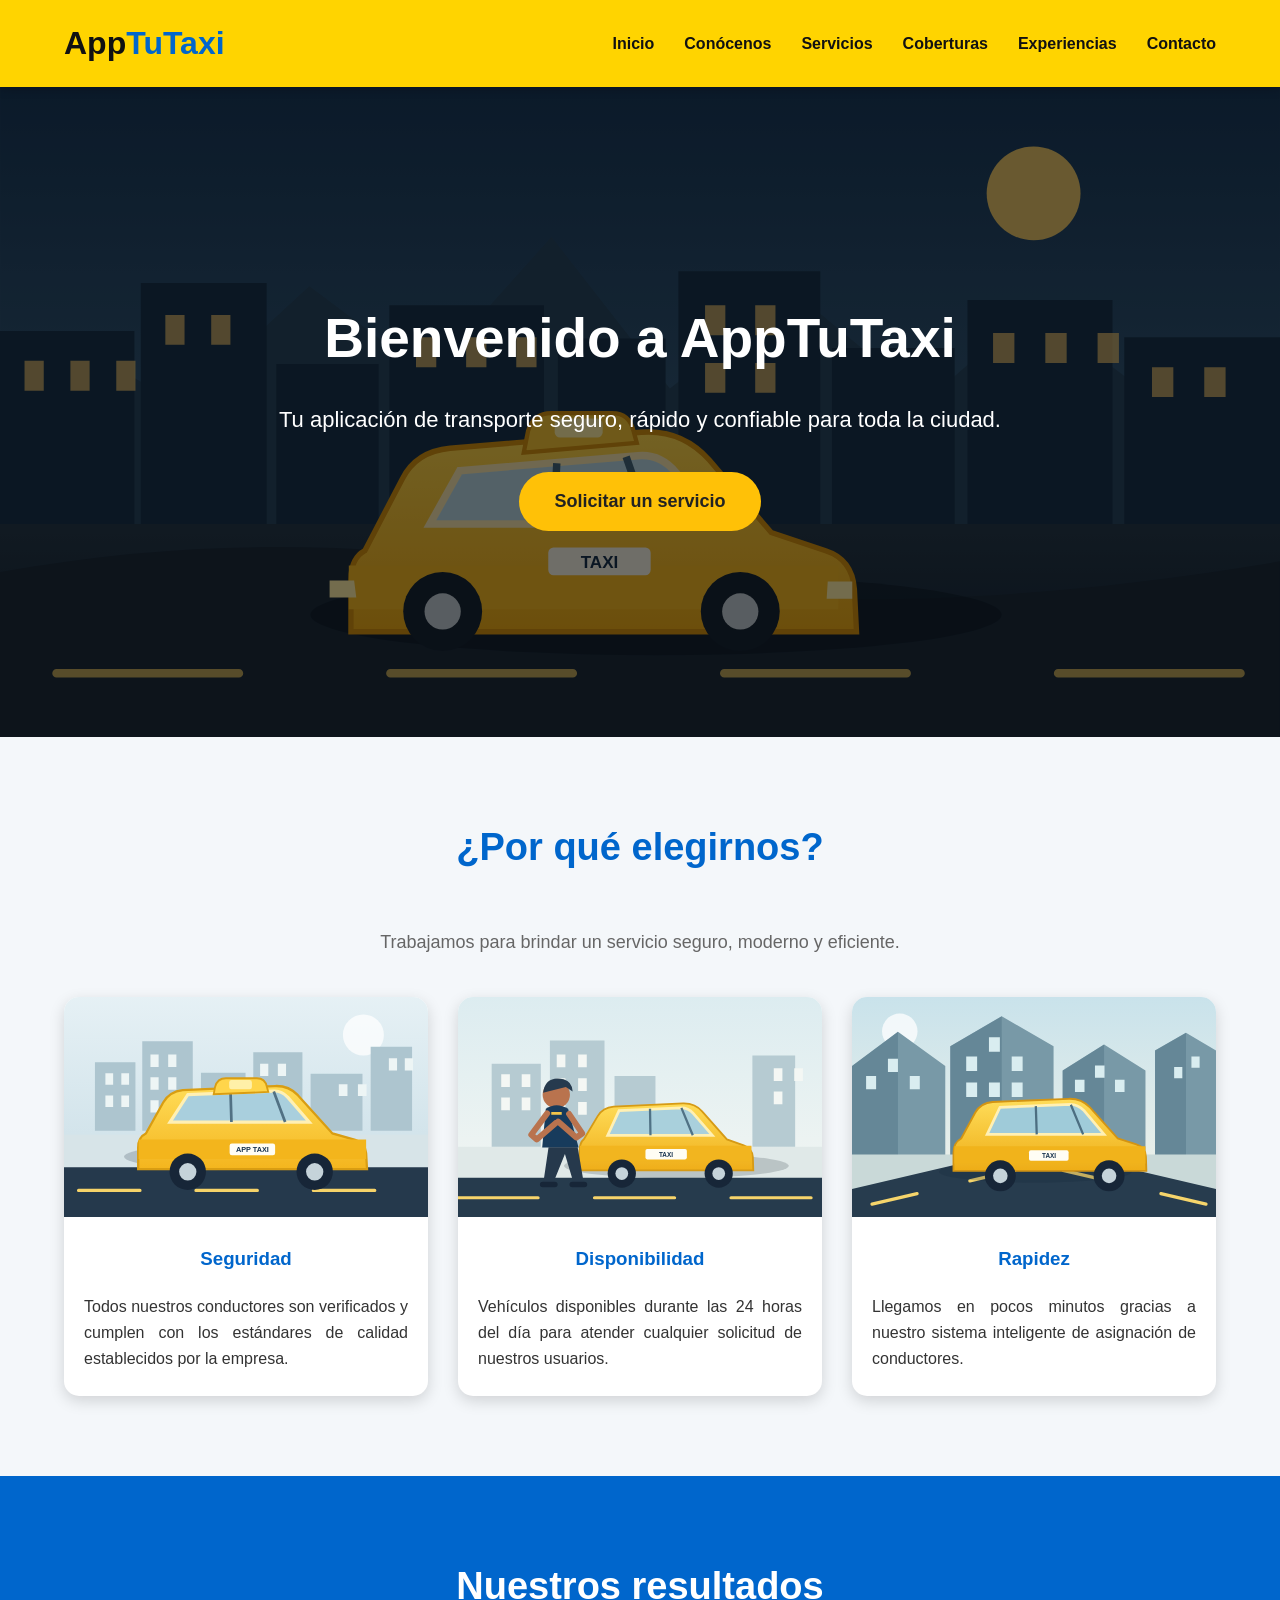
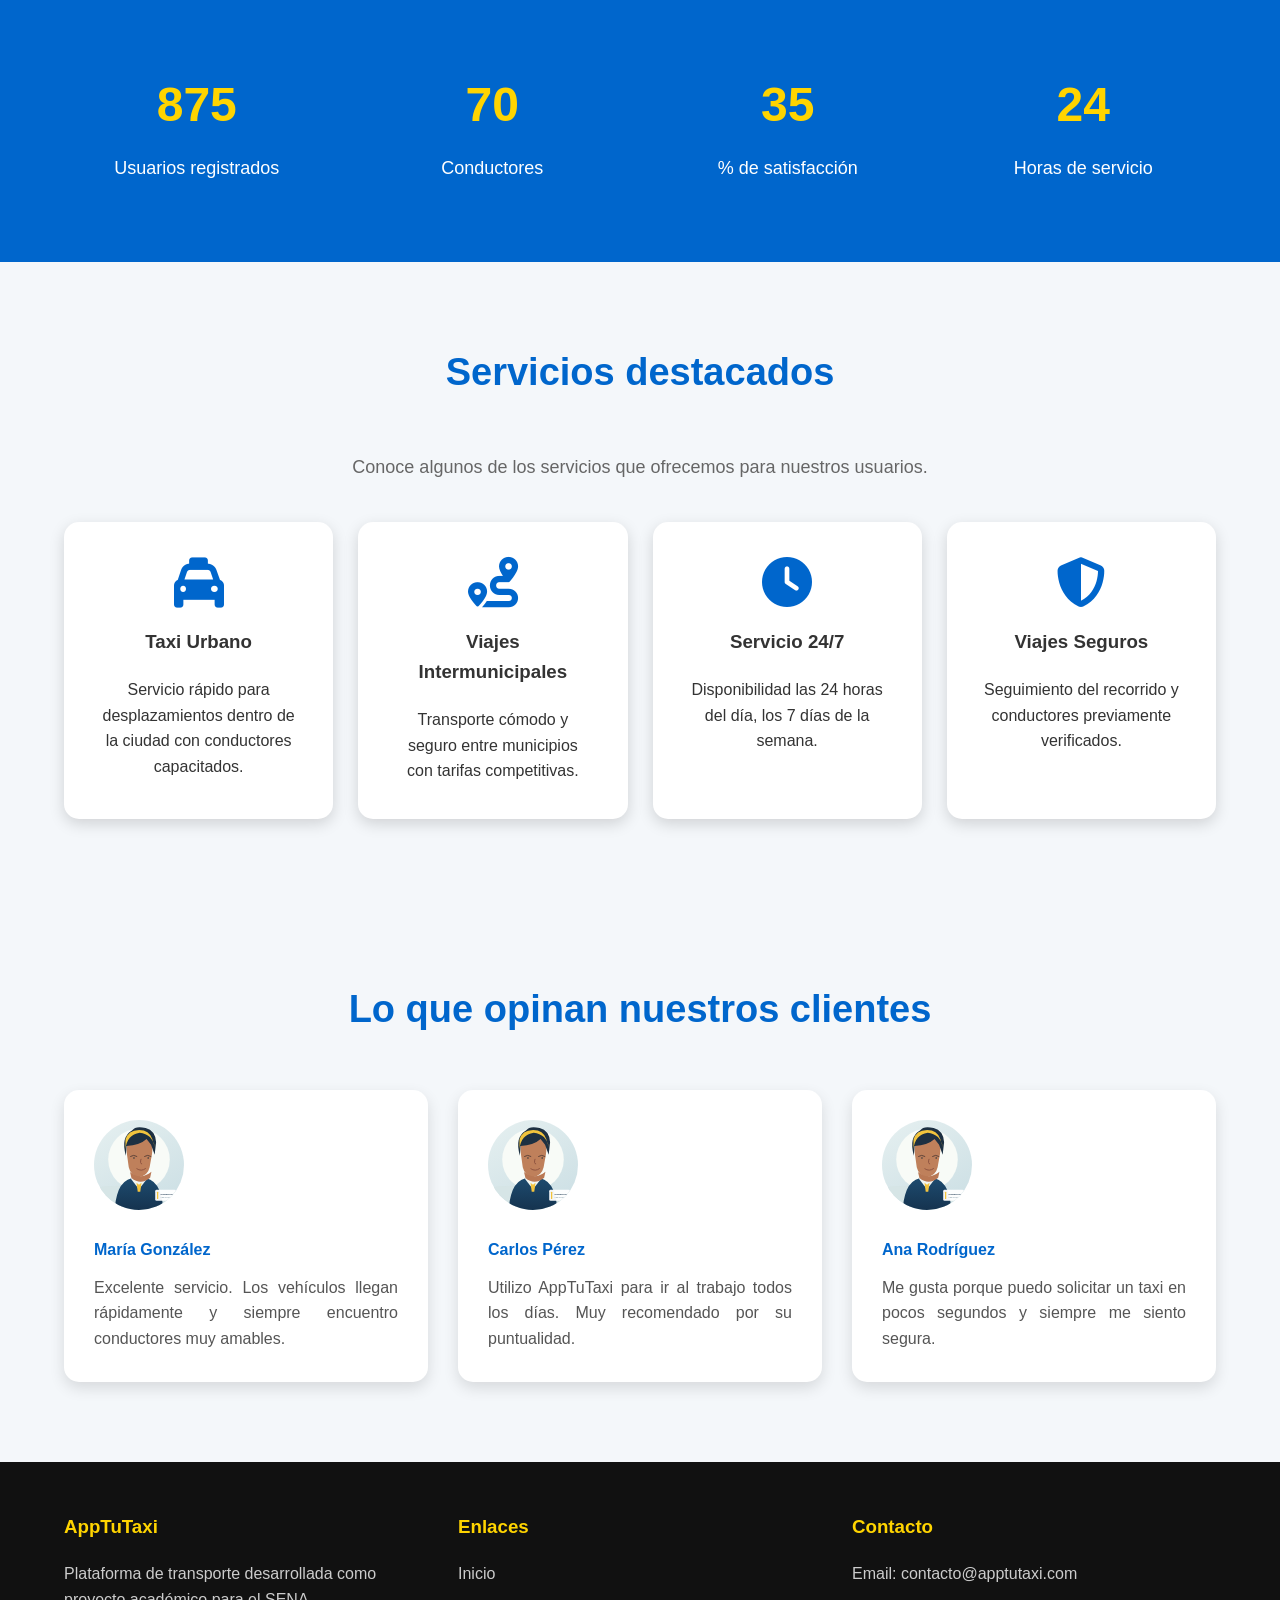
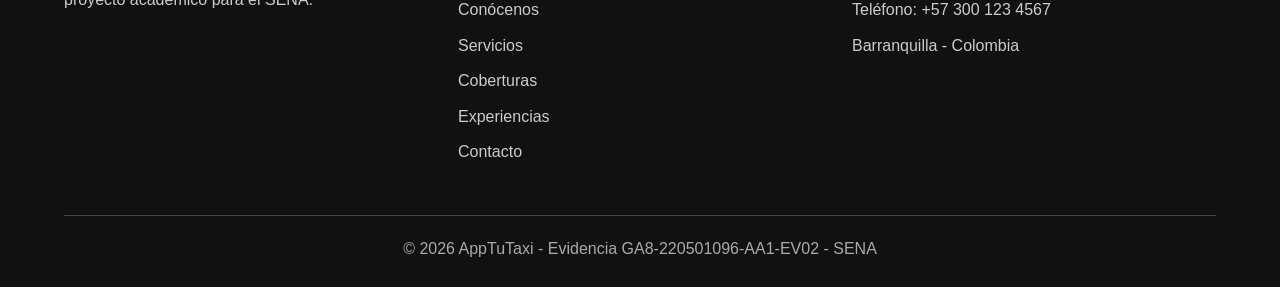
<file: index.html>
<!DOCTYPE html>
<html lang="es">

<head>

    <meta charset="UTF-8">

    <meta http-equiv="X-UA-Compatible" content="IE=edge">

    <meta name="viewport" content="width=device-width, initial-scale=1.0">

    <title>AppTuTaxi | Transporte Seguro</title>

    <link rel="stylesheet" href="css/estilos.css">

    <link rel="stylesheet"
        href="https://cdnjs.cloudflare.com/ajax/libs/font-awesome/6.5.2/css/all.min.css">

</head>

<body>

<header>

    <div class="contenedor">

        <div class="navbar">

            <div class="logo">

                App<span>TuTaxi</span>

            </div>

            <nav>

                <ul>

                    <li><a href="index.html">Inicio</a></li>

                    <li><a href="paginas/conocenos.html">Conócenos</a></li>

                    <li><a href="paginas/servicios.html">Servicios</a></li>

                    <li><a href="paginas/coberturas.html">Coberturas</a></li>

                    <li><a href="paginas/experiencia.html">Experiencias</a></li>

                    <li><a href="paginas/contacto.html">Contacto</a></li>

                </ul>

            </nav>

        </div>

    </div>

</header>

<section class="banner">

    <div class="banner-contenido">

        <h1>Bienvenido a AppTuTaxi</h1>

        <p>

            Tu aplicación de transporte seguro, rápido y confiable para toda la ciudad.

        </p>

        <a href="paginas/servicios.html" class="boton">

            Solicitar un servicio

        </a>

    </div>

</section>

<section>

    <div class="contenedor">

        <h2 class="titulo">

            ¿Por qué elegirnos?

        </h2>

        <p class="subtitulo">

            Trabajamos para brindar un servicio seguro, moderno y eficiente.

        </p>

        <div class="tarjetas">

            <div class="tarjeta">

                <img src="img/taxi1.svg" alt="Servicio seguro">

                <h3>Seguridad</h3>

                <p>

                    Todos nuestros conductores son verificados y cumplen con los estándares de calidad establecidos por la empresa.

                </p>

            </div>

            <div class="tarjeta">

                <img src="img/taxi2.svg" alt="Disponibilidad">

                <h3>Disponibilidad</h3>

                <p>

                    Vehículos disponibles durante las 24 horas del día para atender cualquier solicitud de nuestros usuarios.

                </p>

            </div>

            <div class="tarjeta">

                <img src="img/taxi3.svg" alt="Rapidez">

                <h3>Rapidez</h3>

                <p>

                    Llegamos en pocos minutos gracias a nuestro sistema inteligente de asignación de conductores.

                </p>

            </div>

        </div>

    </div>

</section>

<section class="estadisticas">

    <div class="contenedor">

        <h2 class="titulo" style="color:white;">

            Nuestros resultados

        </h2>

        <div class="estadisticas-grid">

            <div>

                <div class="numero">

                    2500

                </div>

                <div class="texto-numero">

                    Usuarios registrados

                </div>

            </div>

            <div>

                <div class="numero">

                    150

                </div>

                <div class="texto-numero">

                    Conductores

                </div>

            </div>

            <div>

                <div class="numero">

                    98

                </div>

                <div class="texto-numero">

                    % de satisfacción

                </div>

            </div>

            <div>

                <div class="numero">

                    24

                </div>

                <div class="texto-numero">

                    Horas de servicio

                </div>

            </div>

        </div>

    </div>

</section>
<section>

    <div class="contenedor">

        <h2 class="titulo">

            Servicios destacados

        </h2>

        <p class="subtitulo">

            Conoce algunos de los servicios que ofrecemos para nuestros usuarios.

        </p>

        <div class="servicios">

            <div class="servicio">

                <i class="fas fa-taxi"></i>

                <h3>Taxi Urbano</h3>

                <p>
                    Servicio rápido para desplazamientos dentro de la ciudad con conductores capacitados.
                </p>

            </div>

            <div class="servicio">

                <i class="fas fa-route"></i>

                <h3>Viajes Intermunicipales</h3>

                <p>
                    Transporte cómodo y seguro entre municipios con tarifas competitivas.
                </p>

            </div>

            <div class="servicio">

                <i class="fas fa-clock"></i>

                <h3>Servicio 24/7</h3>

                <p>
                    Disponibilidad las 24 horas del día, los 7 días de la semana.
                </p>

            </div>

            <div class="servicio">

                <i class="fas fa-shield-alt"></i>

                <h3>Viajes Seguros</h3>

                <p>
                    Seguimiento del recorrido y conductores previamente verificados.
                </p>

            </div>

        </div>

    </div>

</section>

<section>

    <div class="contenedor">

        <h2 class="titulo">

            Lo que opinan nuestros clientes

        </h2>

        <div class="testimonios">

            <div class="testimonio">

                <img src="img/conductor.svg" alt="Cliente">

                <h4>María González</h4>

                <p>

                    Excelente servicio. Los vehículos llegan rápidamente y siempre encuentro conductores muy amables.

                </p>

            </div>

            <div class="testimonio">

                <img src="img/conductor.svg" alt="Cliente">

                <h4>Carlos Pérez</h4>

                <p>

                    Utilizo AppTuTaxi para ir al trabajo todos los días. Muy recomendado por su puntualidad.

                </p>

            </div>

            <div class="testimonio">

                <img src="img/conductor.svg" alt="Cliente">

                <h4>Ana Rodríguez</h4>

                <p>

                    Me gusta porque puedo solicitar un taxi en pocos segundos y siempre me siento segura.

                </p>

            </div>

        </div>

    </div>

</section>

<footer>

    <div class="contenedor">

        <div class="footer-grid">

            <div>

                <h3>AppTuTaxi</h3>

                <p>

                    Plataforma de transporte desarrollada como proyecto académico para el SENA.

                </p>

            </div>

            <div>

                <h3>Enlaces</h3>

                <ul>

                    <li><a href="index.html">Inicio</a></li>
                    <li><a href="paginas/conocenos.html">Conócenos</a></li>
                    <li><a href="paginas/servicios.html">Servicios</a></li>
                    <li><a href="paginas/coberturas.html">Coberturas</a></li>
                    <li><a href="paginas/experiencia.html">Experiencias</a></li>
                    <li><a href="paginas/contacto.html">Contacto</a></li>

                </ul>

            </div>

            <div>

                <h3>Contacto</h3>

                <p>Email: contacto@apptutaxi.com</p>
                <p>Teléfono: +57 300 123 4567</p>
                <p>Barranquilla - Colombia</p>

            </div>

        </div>

        <div class="copy">

            © 2026 AppTuTaxi - Evidencia GA8-220501096-AA1-EV02 - SENA

        </div>

    </div>

</footer>

<a href="#" id="subir" class="subir">
    ↑
</a>

<script src="js/script.js"></script>

</body>
</html>
</file>
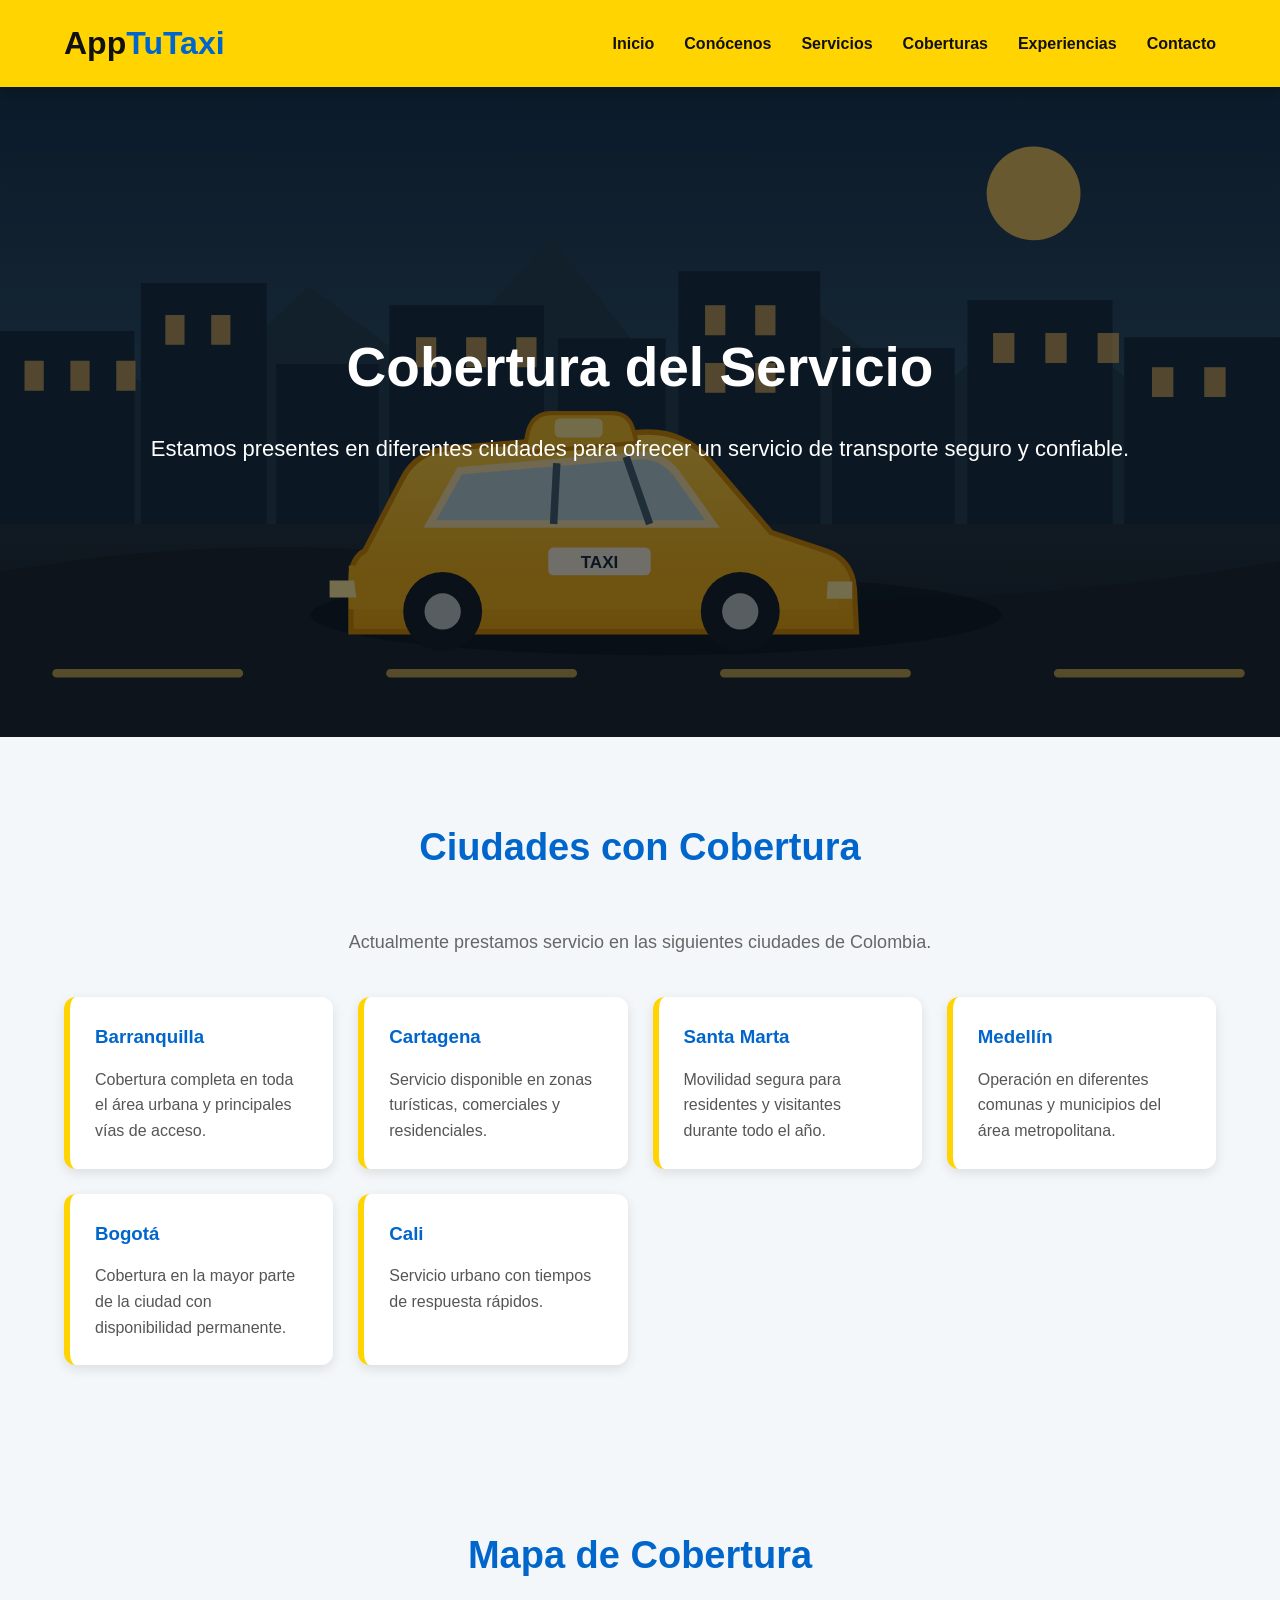
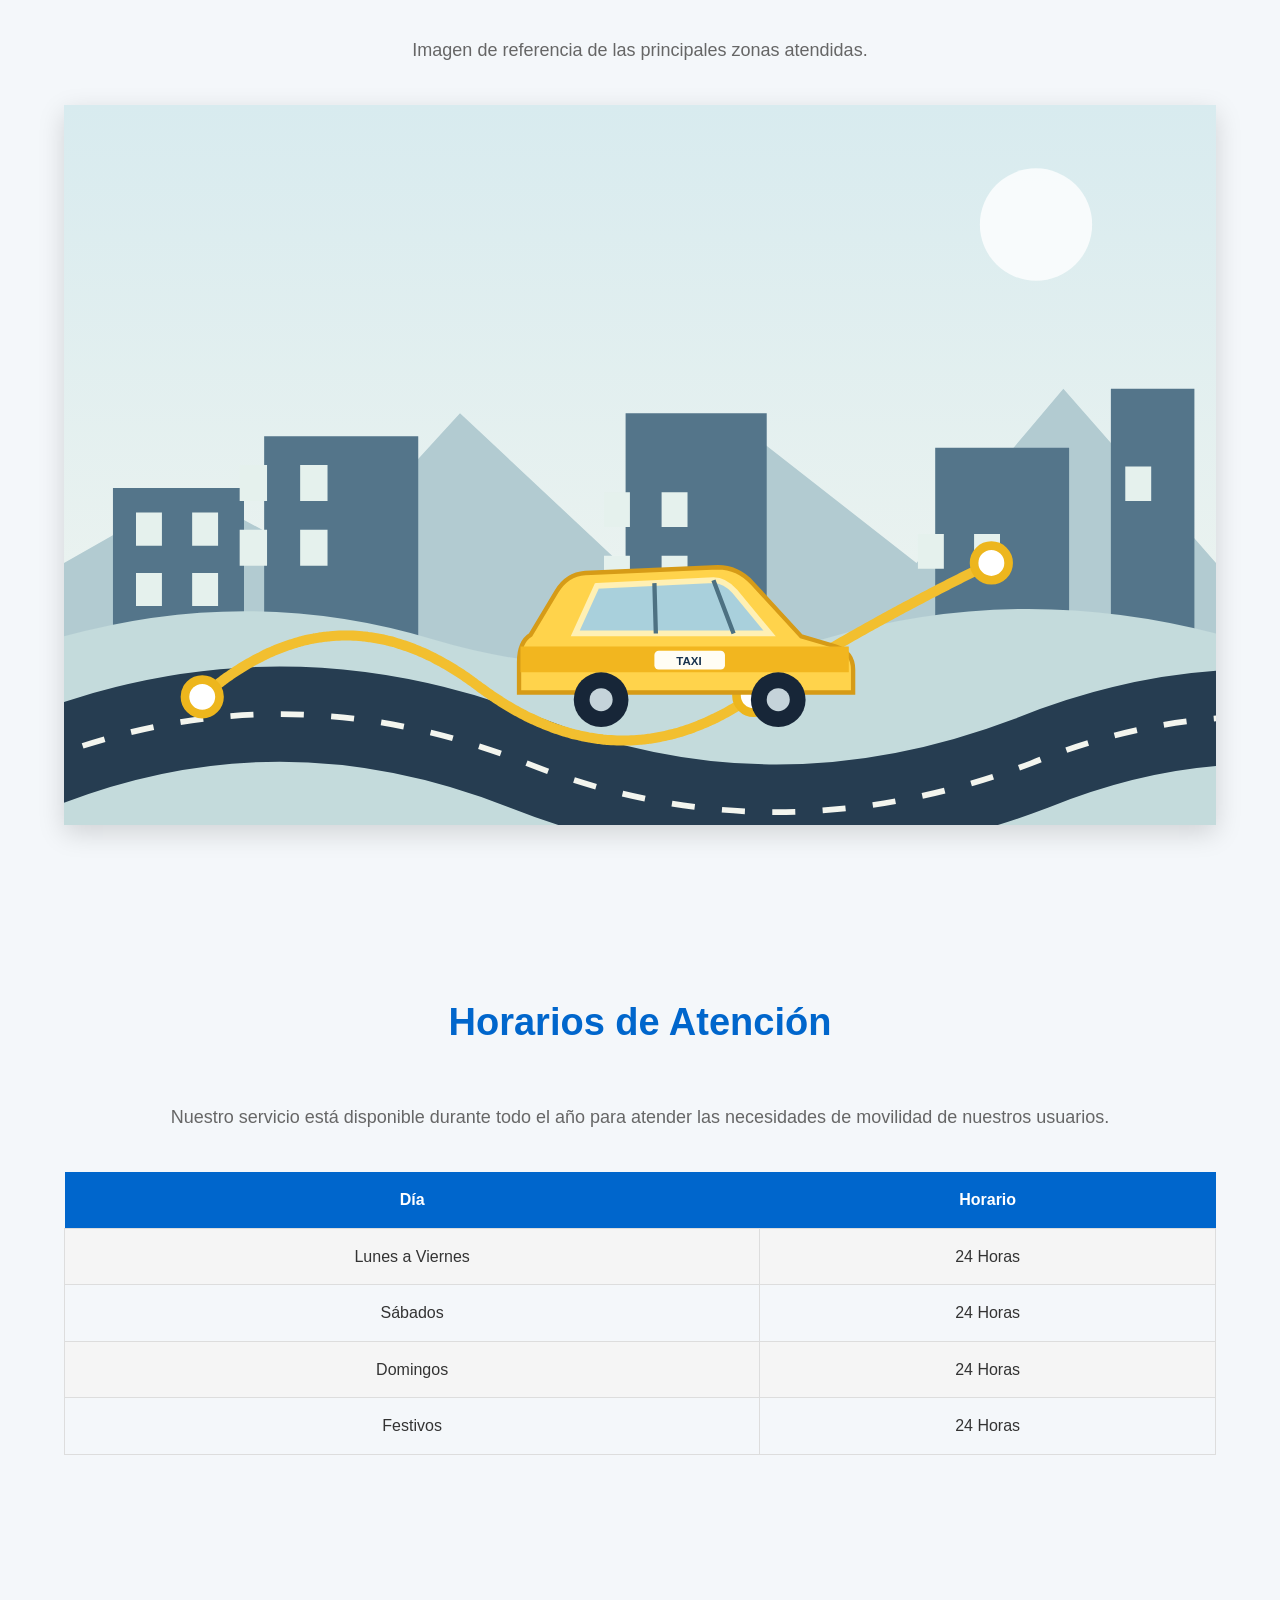
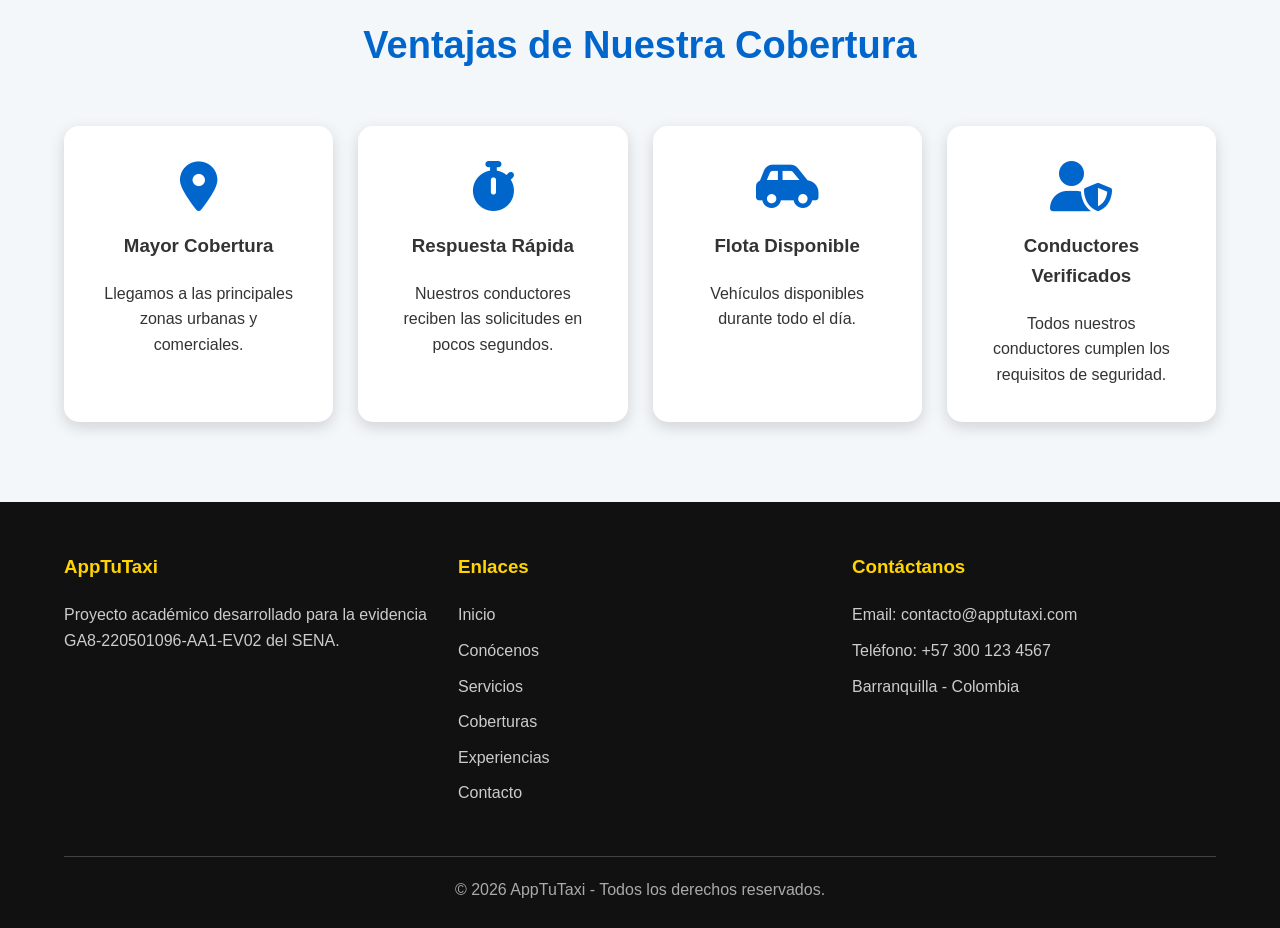
<file: paginas/coberturas.html>
<!DOCTYPE html>
<html lang="es">

<head>

<meta charset="UTF-8">

<meta name="viewport" content="width=device-width, initial-scale=1.0">

<title>Coberturas | AppTuTaxi</title>

<link rel="stylesheet" href="../css/estilos.css">

<link rel="stylesheet"
href="https://cdnjs.cloudflare.com/ajax/libs/font-awesome/6.5.2/css/all.min.css">

</head>

<body>

<header>

<div class="contenedor">

<div class="navbar">

<div class="logo">

App<span>TuTaxi</span>

</div>

<nav>

<ul>

<li><a href="../index.html">Inicio</a></li>
<li><a href="conocenos.html">Conócenos</a></li>
<li><a href="servicios.html">Servicios</a></li>
<li><a href="coberturas.html">Coberturas</a></li>
<li><a href="experiencia.html">Experiencias</a></li>
<li><a href="contacto.html">Contacto</a></li>

</ul>

</nav>

</div>

</div>

</header>

<section class="banner">

<div class="banner-contenido">

<h1>Cobertura del Servicio</h1>

<p>

Estamos presentes en diferentes ciudades para ofrecer un servicio de transporte seguro y confiable.

</p>

</div>

</section>

<section>

<div class="contenedor">

<h2 class="titulo">

Ciudades con Cobertura

</h2>

<p class="subtitulo">

Actualmente prestamos servicio en las siguientes ciudades de Colombia.

</p>

<div class="cobertura-grid">

<div class="ciudad">

<h3>Barranquilla</h3>

<p>

Cobertura completa en toda el área urbana y principales vías de acceso.

</p>

</div>

<div class="ciudad">

<h3>Cartagena</h3>

<p>

Servicio disponible en zonas turísticas, comerciales y residenciales.

</p>

</div>

<div class="ciudad">

<h3>Santa Marta</h3>

<p>

Movilidad segura para residentes y visitantes durante todo el año.

</p>

</div>

<div class="ciudad">

<h3>Medellín</h3>

<p>

Operación en diferentes comunas y municipios del área metropolitana.

</p>

</div>

<div class="ciudad">

<h3>Bogotá</h3>

<p>

Cobertura en la mayor parte de la ciudad con disponibilidad permanente.

</p>

</div>

<div class="ciudad">

<h3>Cali</h3>

<p>

Servicio urbano con tiempos de respuesta rápidos.

</p>

</div>

</div>

</div>

</section>

<section>

<div class="contenedor">

<h2 class="titulo">

Mapa de Cobertura

</h2>

<p class="subtitulo">

Imagen de referencia de las principales zonas atendidas.

</p>

<div class="centrar">

<img src="../img/ciudad.svg"

alt="Mapa de cobertura"

class="sombra">

</div>

</div>

</section>
<section>

<div class="contenedor">

<h2 class="titulo">

Horarios de Atención

</h2>

<p class="subtitulo">

Nuestro servicio está disponible durante todo el año para atender las necesidades de movilidad de nuestros usuarios.

</p>

<table>

<tr>

<th>Día</th>

<th>Horario</th>

</tr>

<tr>

<td>Lunes a Viernes</td>

<td>24 Horas</td>

</tr>

<tr>

<td>Sábados</td>

<td>24 Horas</td>

</tr>

<tr>

<td>Domingos</td>

<td>24 Horas</td>

</tr>

<tr>

<td>Festivos</td>

<td>24 Horas</td>

</tr>

</table>

</div>

</section>

<section>

<div class="contenedor">

<h2 class="titulo">

Ventajas de Nuestra Cobertura

</h2>

<div class="servicios">

<div class="servicio">

<i class="fas fa-map-marker-alt"></i>

<h3>Mayor Cobertura</h3>

<p>

Llegamos a las principales zonas urbanas y comerciales.

</p>

</div>

<div class="servicio">

<i class="fas fa-stopwatch"></i>

<h3>Respuesta Rápida</h3>

<p>

Nuestros conductores reciben las solicitudes en pocos segundos.

</p>

</div>

<div class="servicio">

<i class="fas fa-car-side"></i>

<h3>Flota Disponible</h3>

<p>

Vehículos disponibles durante todo el día.

</p>

</div>

<div class="servicio">

<i class="fas fa-user-shield"></i>

<h3>Conductores Verificados</h3>

<p>

Todos nuestros conductores cumplen los requisitos de seguridad.

</p>

</div>

</div>

</div>

</section>

<footer>

<div class="contenedor">

<div class="footer-grid">

<div>

<h3>AppTuTaxi</h3>

<p>

Proyecto académico desarrollado para la evidencia
GA8-220501096-AA1-EV02 del SENA.

</p>

</div>

<div>

<h3>Enlaces</h3>

<ul>

<li><a href="../index.html">Inicio</a></li>
<li><a href="conocenos.html">Conócenos</a></li>
<li><a href="servicios.html">Servicios</a></li>
<li><a href="coberturas.html">Coberturas</a></li>
<li><a href="experiencia.html">Experiencias</a></li>
<li><a href="contacto.html">Contacto</a></li>

</ul>

</div>

<div>

<h3>Contáctanos</h3>

<p>Email: contacto@apptutaxi.com</p>
<p>Teléfono: +57 300 123 4567</p>
<p>Barranquilla - Colombia</p>

</div>

</div>

<div class="copy">

© 2026 AppTuTaxi - Todos los derechos reservados.

</div>

</div>

</footer>

<a href="#" id="subir" class="subir">

↑

</a>

<script src="../js/script.js"></script>

</body>

</html>
</file>
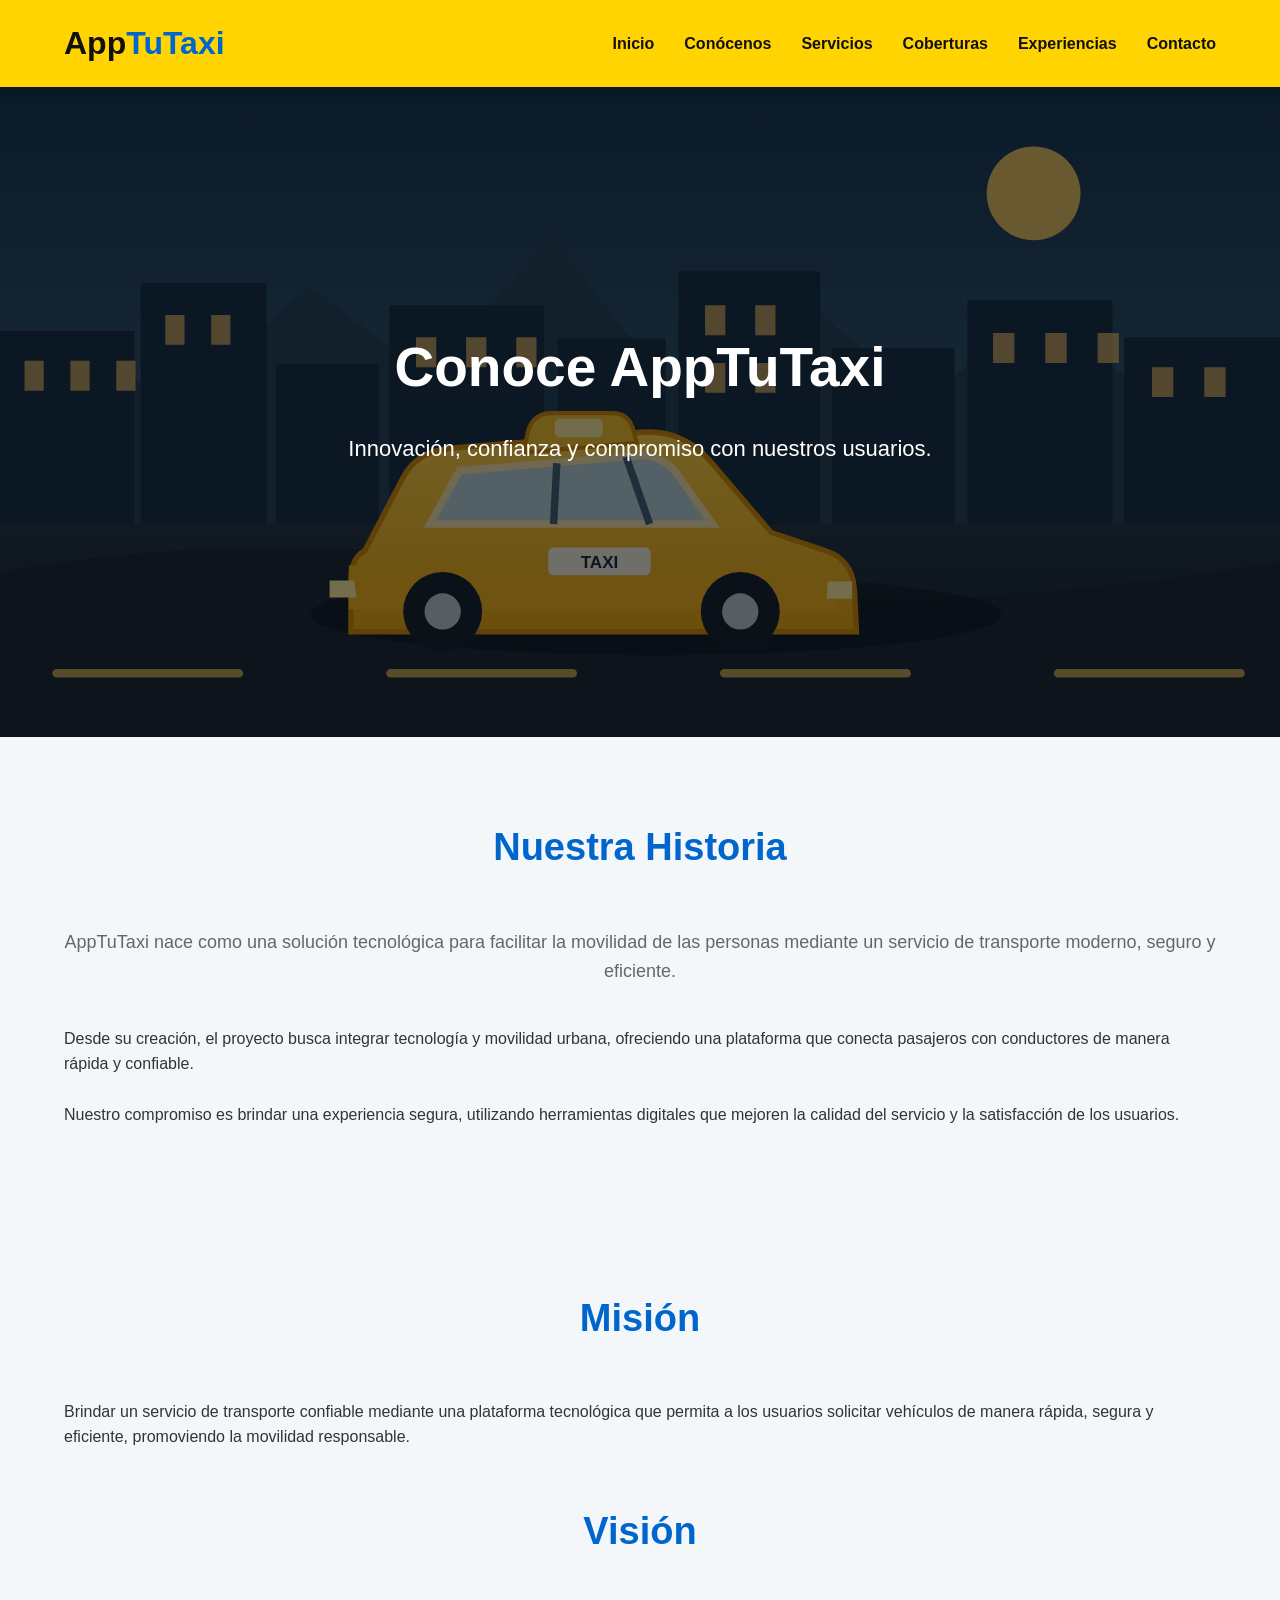
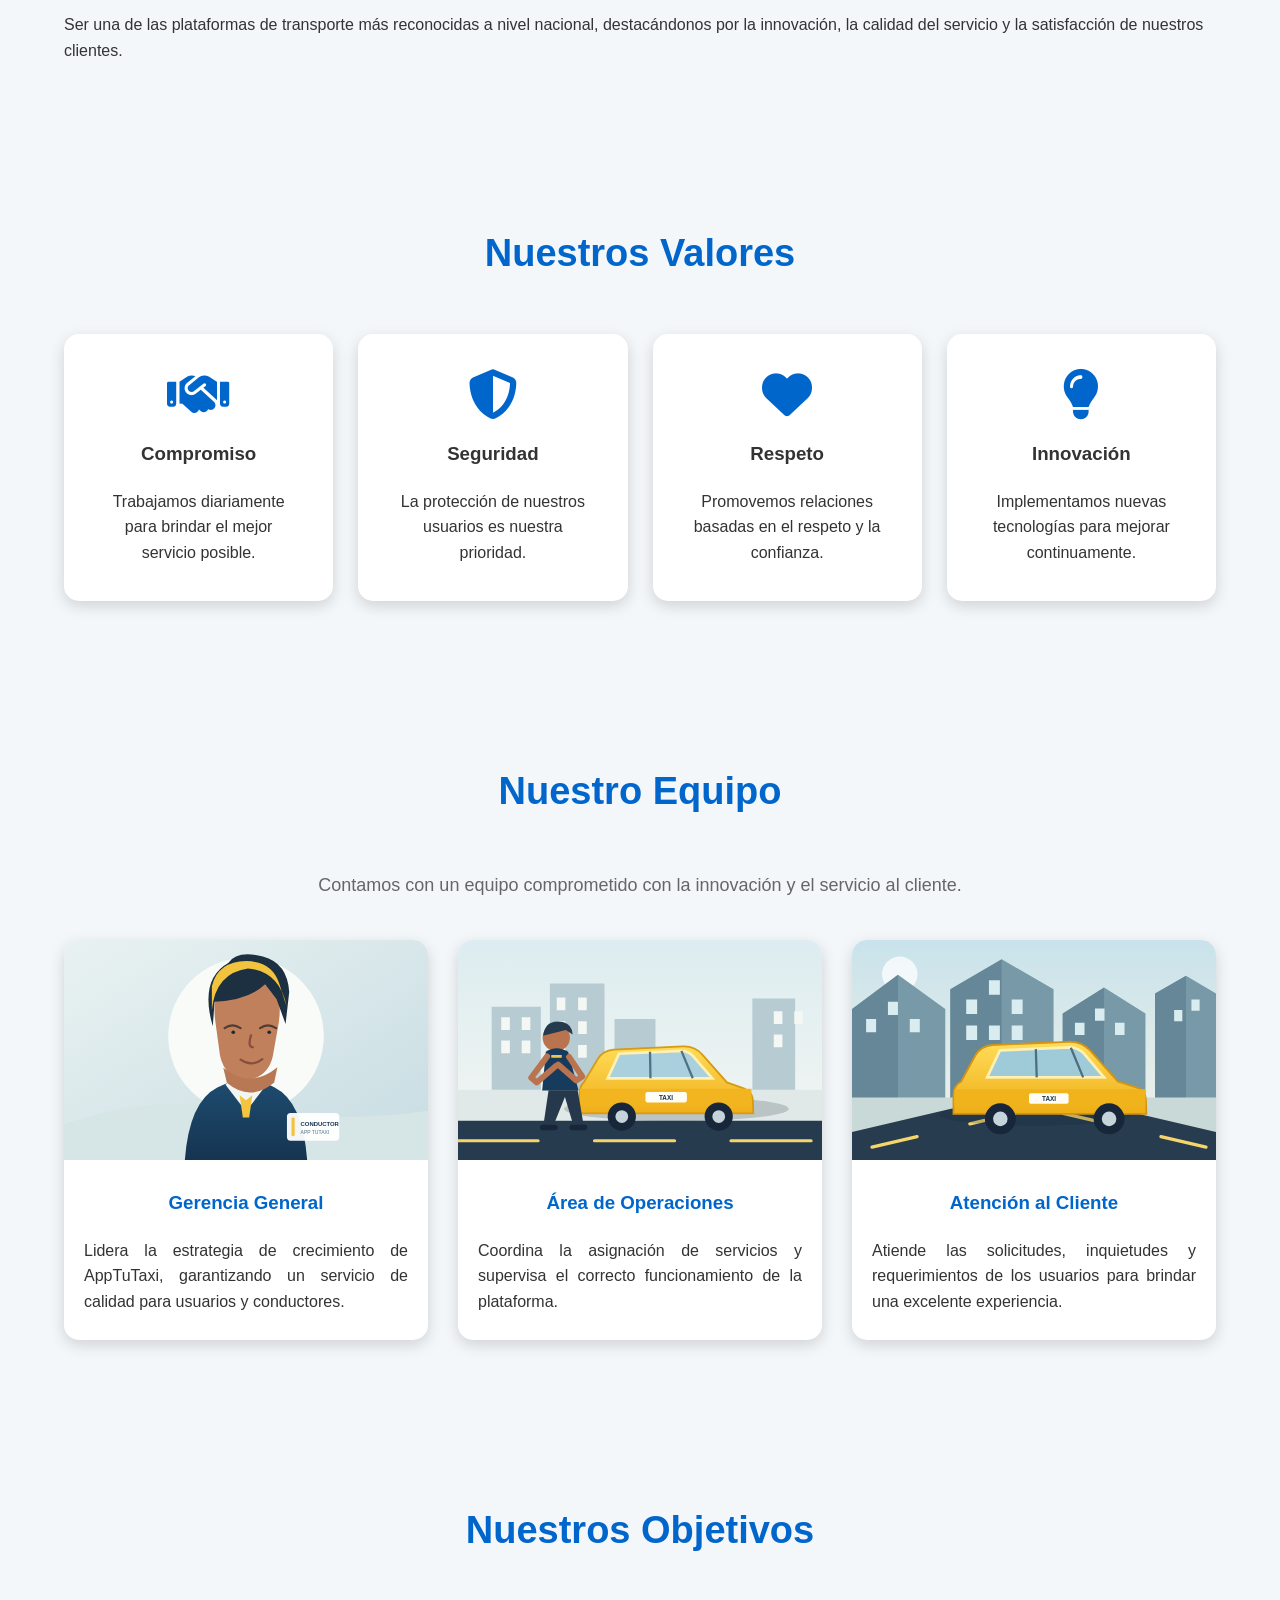
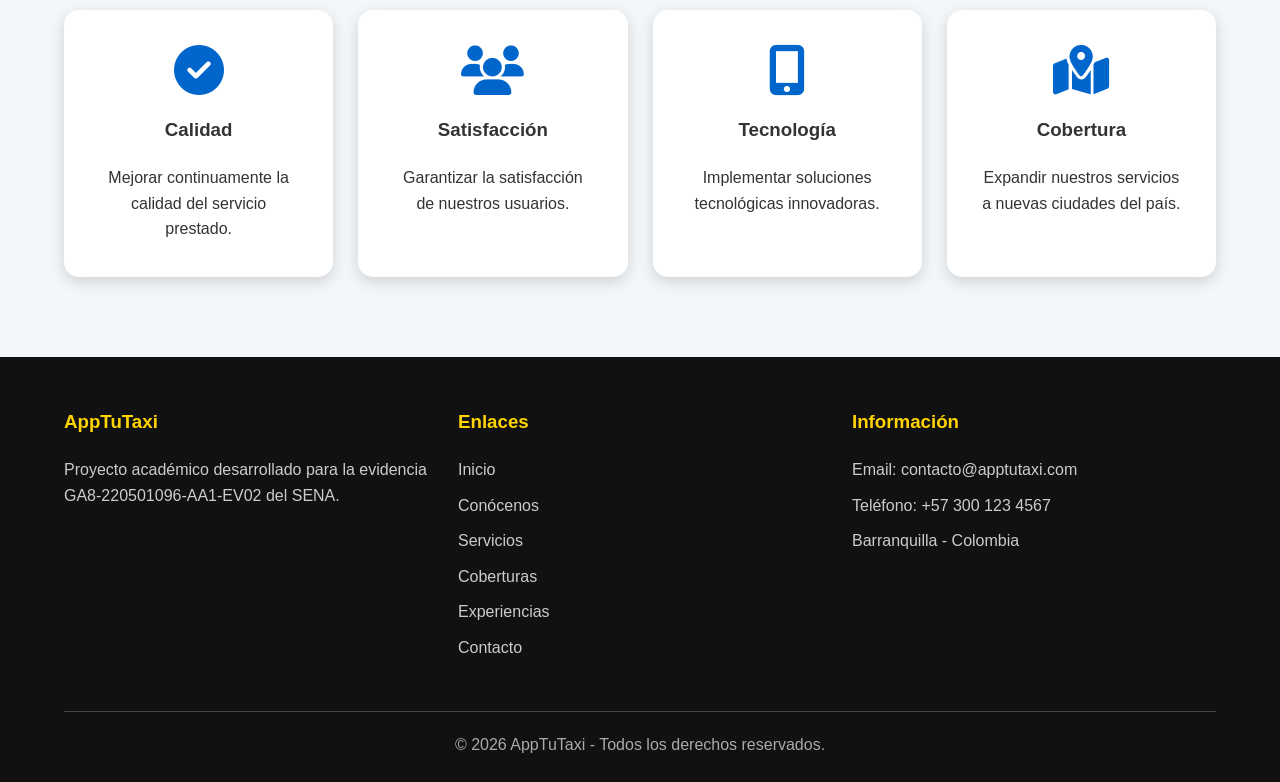
<file: paginas/conocenos.html>
<!DOCTYPE html>
<html lang="es">

<head>

    <meta charset="UTF-8">

    <meta name="viewport" content="width=device-width, initial-scale=1.0">

    <title>Conócenos | AppTuTaxi</title>

    <link rel="stylesheet" href="../css/estilos.css">

    <link rel="stylesheet"
    href="https://cdnjs.cloudflare.com/ajax/libs/font-awesome/6.5.2/css/all.min.css">

</head>

<body>

<header>

    <div class="contenedor">

        <div class="navbar">

            <div class="logo">

                App<span>TuTaxi</span>

            </div>

            <nav>

                <ul>

                    <li><a href="../index.html">Inicio</a></li>
                    <li><a href="conocenos.html">Conócenos</a></li>
                    <li><a href="servicios.html">Servicios</a></li>
                    <li><a href="coberturas.html">Coberturas</a></li>
                    <li><a href="experiencia.html">Experiencias</a></li>
                    <li><a href="contacto.html">Contacto</a></li>

                </ul>

            </nav>

        </div>

    </div>

</header>

<section class="banner">

    <div class="banner-contenido">

        <h1>Conoce AppTuTaxi</h1>

        <p>

            Innovación, confianza y compromiso con nuestros usuarios.

        </p>

    </div>

</section>

<section>

<div class="contenedor">

<h2 class="titulo">

Nuestra Historia

</h2>

<p class="subtitulo">

AppTuTaxi nace como una solución tecnológica para facilitar la movilidad de las personas mediante un servicio de transporte moderno, seguro y eficiente.

</p>

<p>

Desde su creación, el proyecto busca integrar tecnología y movilidad urbana, ofreciendo una plataforma que conecta pasajeros con conductores de manera rápida y confiable.

</p>

<br>

<p>

Nuestro compromiso es brindar una experiencia segura, utilizando herramientas digitales que mejoren la calidad del servicio y la satisfacción de los usuarios.

</p>

</div>

</section>

<section>

<div class="contenedor">

<h2 class="titulo">

Misión

</h2>

<p>

Brindar un servicio de transporte confiable mediante una plataforma tecnológica que permita a los usuarios solicitar vehículos de manera rápida, segura y eficiente, promoviendo la movilidad responsable.

</p>

<br><br>

<h2 class="titulo">

Visión

</h2>

<p>

Ser una de las plataformas de transporte más reconocidas a nivel nacional, destacándonos por la innovación, la calidad del servicio y la satisfacción de nuestros clientes.

</p>

</div>

</section>

<section>

<div class="contenedor">

<h2 class="titulo">

Nuestros Valores

</h2>

<div class="servicios">

<div class="servicio">

<i class="fas fa-handshake"></i>

<h3>Compromiso</h3>

<p>

Trabajamos diariamente para brindar el mejor servicio posible.

</p>

</div>

<div class="servicio">

<i class="fas fa-shield-alt"></i>

<h3>Seguridad</h3>

<p>

La protección de nuestros usuarios es nuestra prioridad.

</p>

</div>

<div class="servicio">

<i class="fas fa-heart"></i>

<h3>Respeto</h3>

<p>

Promovemos relaciones basadas en el respeto y la confianza.

</p>

</div>

<div class="servicio">

<i class="fas fa-lightbulb"></i>

<h3>Innovación</h3>

<p>

Implementamos nuevas tecnologías para mejorar continuamente.

</p>

</div>

</div>

</div>

</section>
<section>

    <div class="contenedor">

        <h2 class="titulo">

            Nuestro Equipo

        </h2>

        <p class="subtitulo">

            Contamos con un equipo comprometido con la innovación y el servicio al cliente.

        </p>

        <div class="tarjetas">

            <div class="tarjeta">

                <img src="../img/conductor.svg" alt="Gerente">

                <h3>Gerencia General</h3>

                <p>

                    Lidera la estrategia de crecimiento de AppTuTaxi, garantizando un servicio de calidad para usuarios y conductores.

                </p>

            </div>

            <div class="tarjeta">

                <img src="../img/taxi2.svg" alt="Operaciones">

                <h3>Área de Operaciones</h3>

                <p>

                    Coordina la asignación de servicios y supervisa el correcto funcionamiento de la plataforma.

                </p>

            </div>

            <div class="tarjeta">

                <img src="../img/taxi3.svg" alt="Soporte">

                <h3>Atención al Cliente</h3>

                <p>

                    Atiende las solicitudes, inquietudes y requerimientos de los usuarios para brindar una excelente experiencia.

                </p>

            </div>

        </div>

    </div>

</section>

<section>

    <div class="contenedor">

        <h2 class="titulo">

            Nuestros Objetivos

        </h2>

        <div class="servicios">

            <div class="servicio">

                <i class="fas fa-check-circle"></i>

                <h3>Calidad</h3>

                <p>

                    Mejorar continuamente la calidad del servicio prestado.

                </p>

            </div>

            <div class="servicio">

                <i class="fas fa-users"></i>

                <h3>Satisfacción</h3>

                <p>

                    Garantizar la satisfacción de nuestros usuarios.

                </p>

            </div>

            <div class="servicio">

                <i class="fas fa-mobile-alt"></i>

                <h3>Tecnología</h3>

                <p>

                    Implementar soluciones tecnológicas innovadoras.

                </p>

            </div>

            <div class="servicio">

                <i class="fas fa-map-marked-alt"></i>

                <h3>Cobertura</h3>

                <p>

                    Expandir nuestros servicios a nuevas ciudades del país.

                </p>

            </div>

        </div>

    </div>

</section>

<footer>

    <div class="contenedor">

        <div class="footer-grid">

            <div>

                <h3>AppTuTaxi</h3>

                <p>

                    Proyecto académico desarrollado para la evidencia GA8-220501096-AA1-EV02 del SENA.

                </p>

            </div>

            <div>

                <h3>Enlaces</h3>

                <ul>

                    <li><a href="../index.html">Inicio</a></li>
                    <li><a href="conocenos.html">Conócenos</a></li>
                    <li><a href="servicios.html">Servicios</a></li>
                    <li><a href="coberturas.html">Coberturas</a></li>
                    <li><a href="experiencia.html">Experiencias</a></li>
                    <li><a href="contacto.html">Contacto</a></li>

                </ul>

            </div>

            <div>

                <h3>Información</h3>

                <p>Email: contacto@apptutaxi.com</p>
                <p>Teléfono: +57 300 123 4567</p>
                <p>Barranquilla - Colombia</p>

            </div>

        </div>

        <div class="copy">

            © 2026 AppTuTaxi - Todos los derechos reservados.

        </div>

    </div>

</footer>

<a href="#" id="subir" class="subir">

↑

</a>

<script src="../js/script.js"></script>

</body>

</html>
</file>
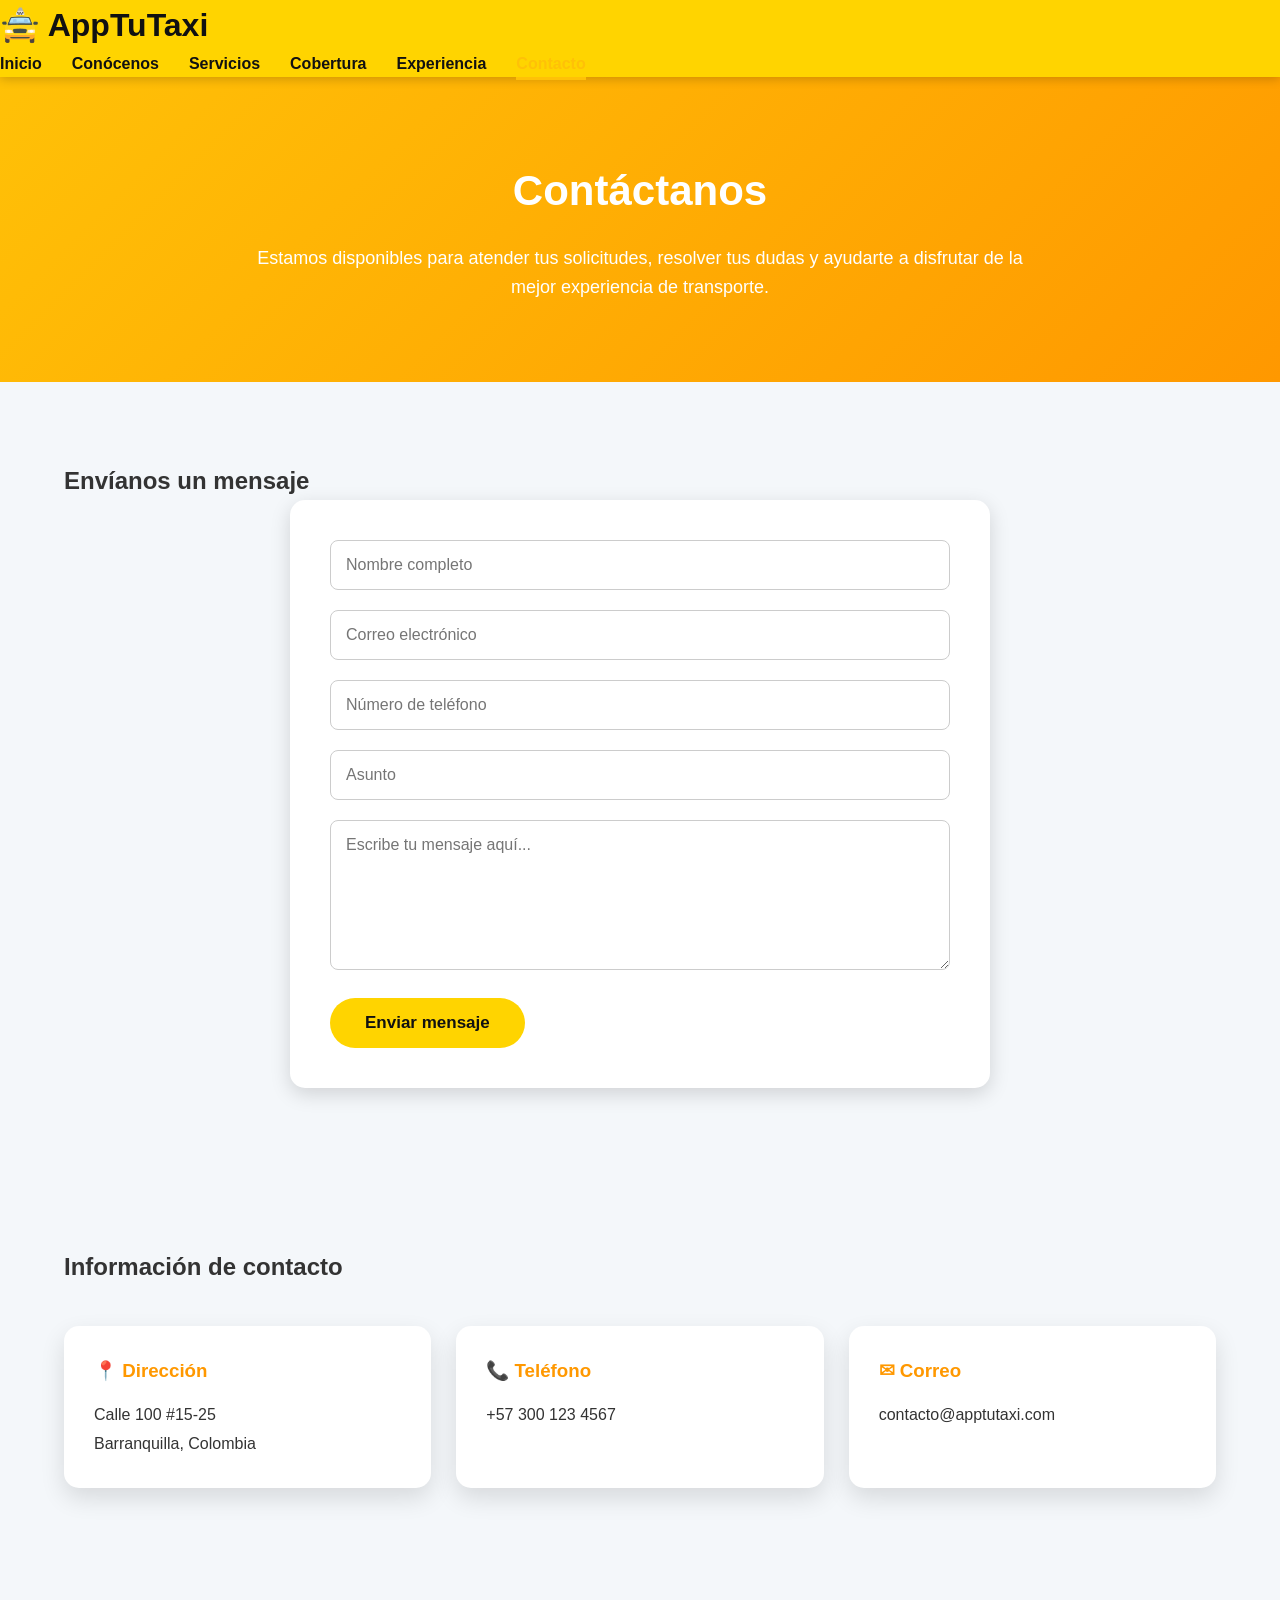
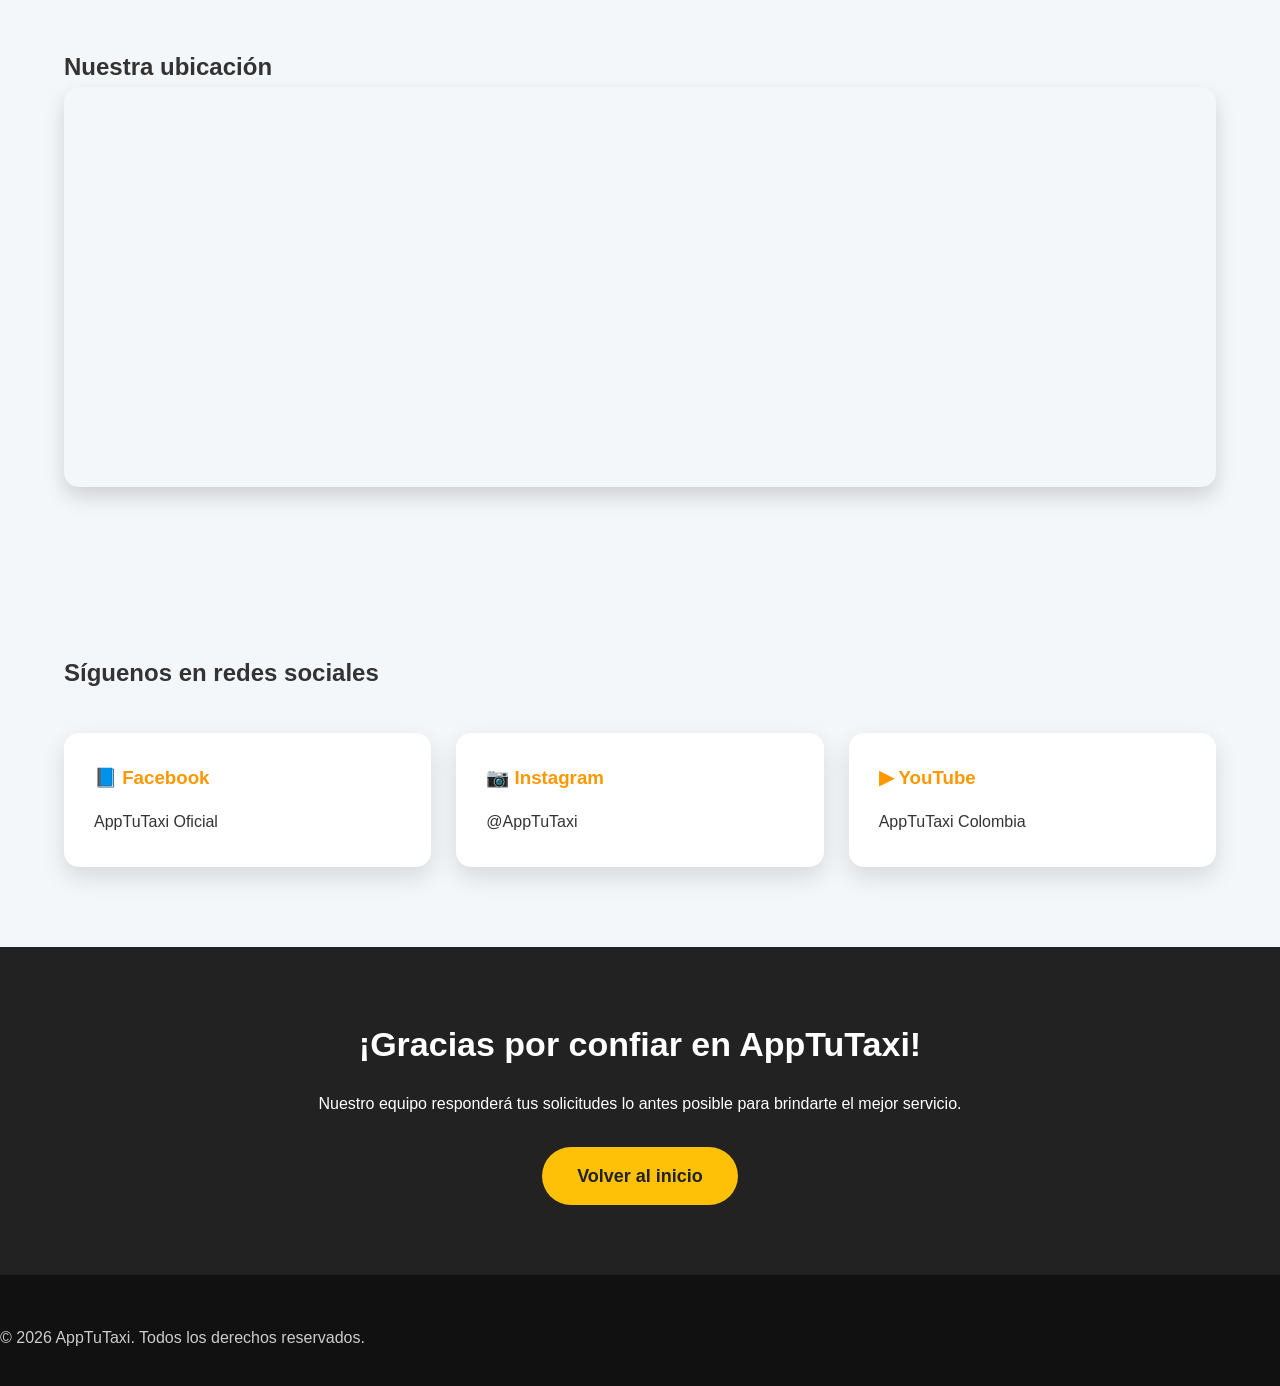
<file: paginas/contacto.html>
<!DOCTYPE html>
<html lang="es">

<head>
    <meta charset="UTF-8">
    <meta name="viewport" content="width=device-width, initial-scale=1.0">
    <title>Contacto - AppTuTaxi</title>

    <link rel="stylesheet" href="../css/estilos.css">
    <link href="https://fonts.googleapis.com/css2?family=Poppins:wght@300;400;600;700&display=swap" rel="stylesheet">
</head>

<body>

<header>

    <div class="logo">
        🚖 AppTuTaxi
    </div>

    <nav>
        <ul>
            <li><a href="../index.html">Inicio</a></li>
            <li><a href="conocenos.html">Conócenos</a></li>
            <li><a href="servicios.html">Servicios</a></li>
            <li><a href="coberturas.html">Cobertura</a></li>
            <li><a href="experiencia.html">Experiencia</a></li>
            <li><a href="contacto.html" class="activo">Contacto</a></li>
        </ul>
    </nav>

</header>

<section class="hero-secundario">

    <h1>Contáctanos</h1>

    <p>
        Estamos disponibles para atender tus solicitudes, resolver tus dudas y ayudarte a disfrutar de la mejor experiencia de transporte.
    </p>

</section>

<section class="contenedor">

    <h2 class="titulo-seccion">
        Envíanos un mensaje
    </h2>

    <form class="formulario" id="formularioContacto">

        <input
            type="text"
            id="nombre"
            placeholder="Nombre completo"
            required>

        <input
            type="email"
            id="correo"
            placeholder="Correo electrónico"
            required>

        <input
            type="tel"
            id="telefono"
            placeholder="Número de teléfono"
            required>

        <input
            type="text"
            id="asunto"
            placeholder="Asunto"
            required>

        <textarea
            id="mensaje"
            rows="6"
            placeholder="Escribe tu mensaje aquí..."
            required></textarea>

        <button type="submit" class="boton">
            Enviar mensaje
        </button>

    </form>

</section>

<section class="contenedor">

    <h2 class="titulo-seccion">
        Información de contacto
    </h2>

    <div class="grid-3">

        <div class="card">

            <h3>📍 Dirección</h3>

            <p>
                Calle 100 #15-25<br>
                Barranquilla, Colombia
            </p>

        </div>

        <div class="card">

            <h3>📞 Teléfono</h3>

            <p>
                +57 300 123 4567
            </p>

        </div>

        <div class="card">

            <h3>✉ Correo</h3>

            <p>
                contacto@apptutaxi.com
            </p>

        </div>

    </div>

</section>

<section class="contenedor">

    <h2 class="titulo-seccion">
        Nuestra ubicación
    </h2>

    <iframe
        src="https://www.google.com/maps?q=Barranquilla,Colombia&output=embed"
        width="100%"
        height="400"
        style="border:0;"
        allowfullscreen=""
        loading="lazy">
    </iframe>

</section>

<section class="contenedor">

    <h2 class="titulo-seccion">
        Síguenos en redes sociales
    </h2>

    <div class="grid-3">

        <div class="card">
            <h3>📘 Facebook</h3>
            <p>AppTuTaxi Oficial</p>
        </div>

        <div class="card">
            <h3>📷 Instagram</h3>
            <p>@AppTuTaxi</p>
        </div>

        <div class="card">
            <h3>▶ YouTube</h3>
            <p>AppTuTaxi Colombia</p>
        </div>

    </div>

</section>

<section class="cta">

    <h2>¡Gracias por confiar en AppTuTaxi!</h2>

    <p>
        Nuestro equipo responderá tus solicitudes lo antes posible para brindarte el mejor servicio.
    </p>

    <a href="../index.html" class="boton">
        Volver al inicio
    </a>

</section>

<footer>

    <p>
        © 2026 AppTuTaxi. Todos los derechos reservados.
    </p>

</footer>

<script src="../js/script.js"></script>

</body>

</html>
</file>
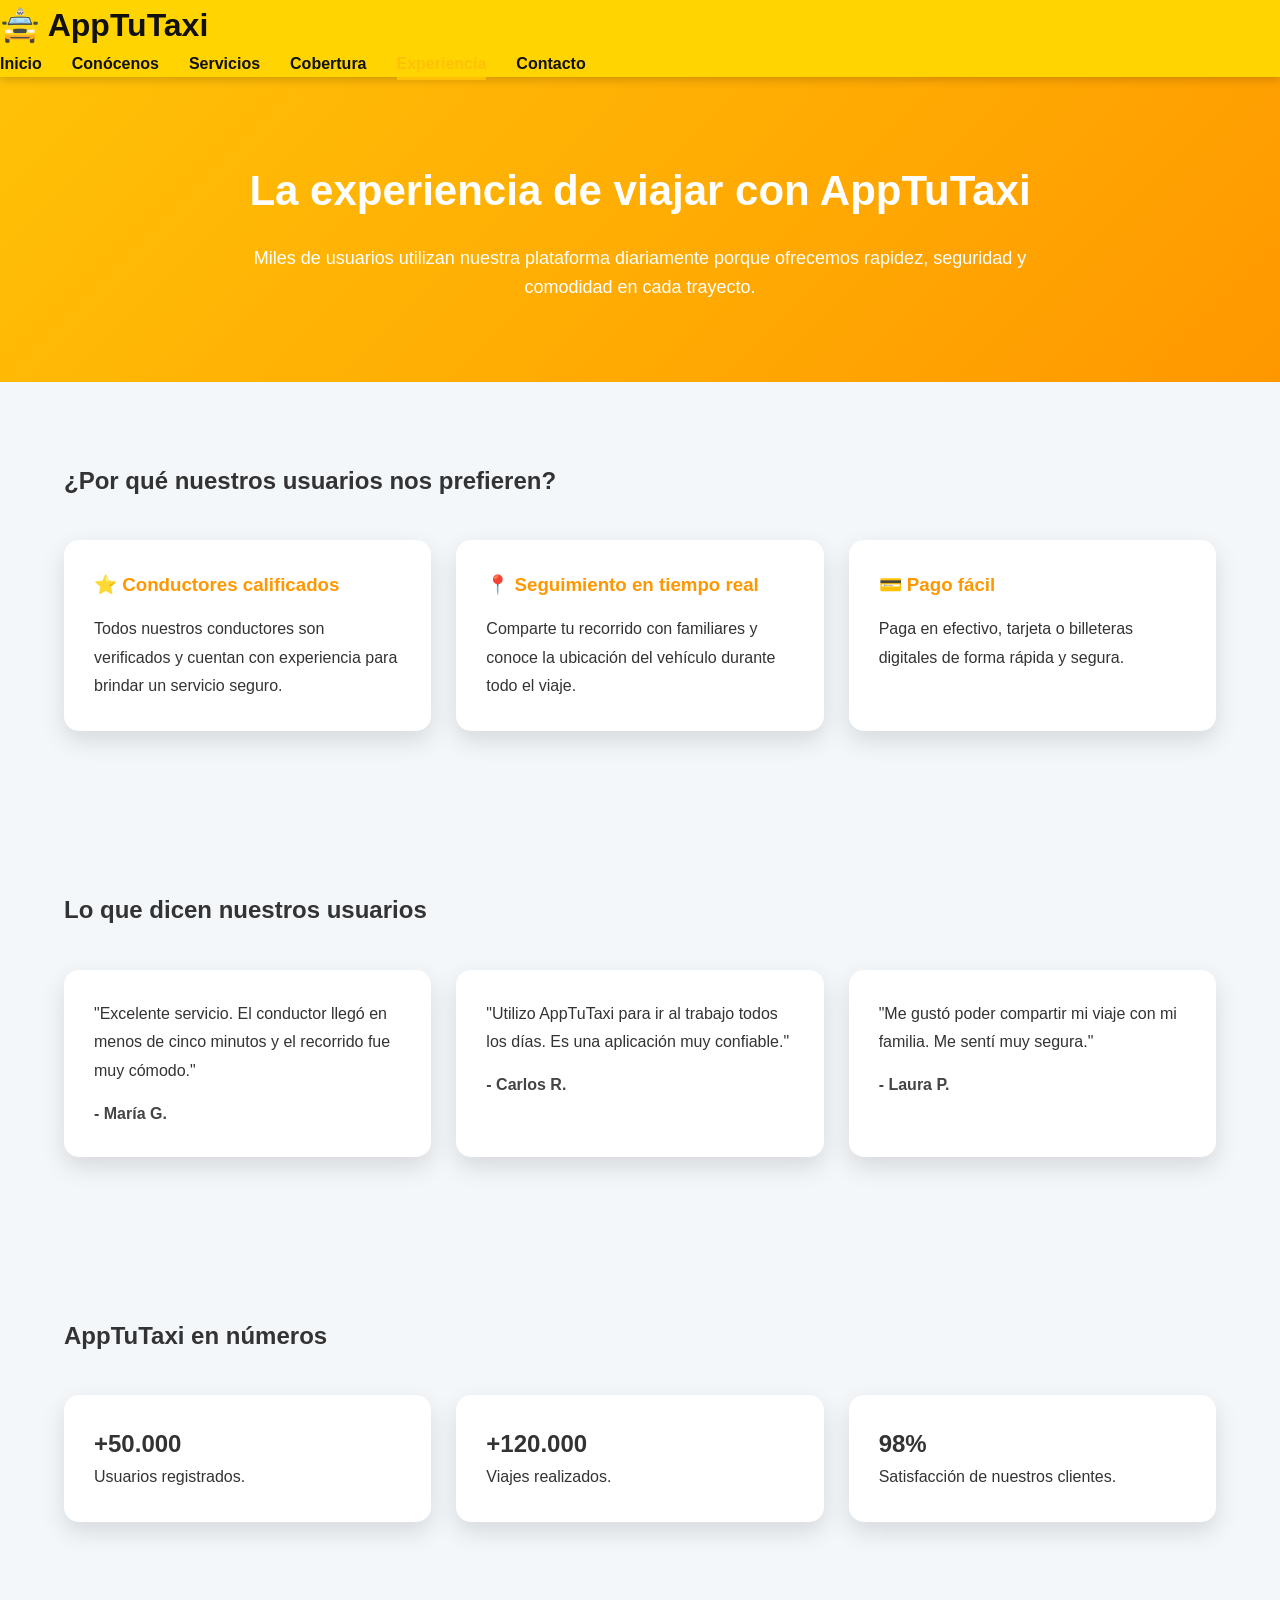
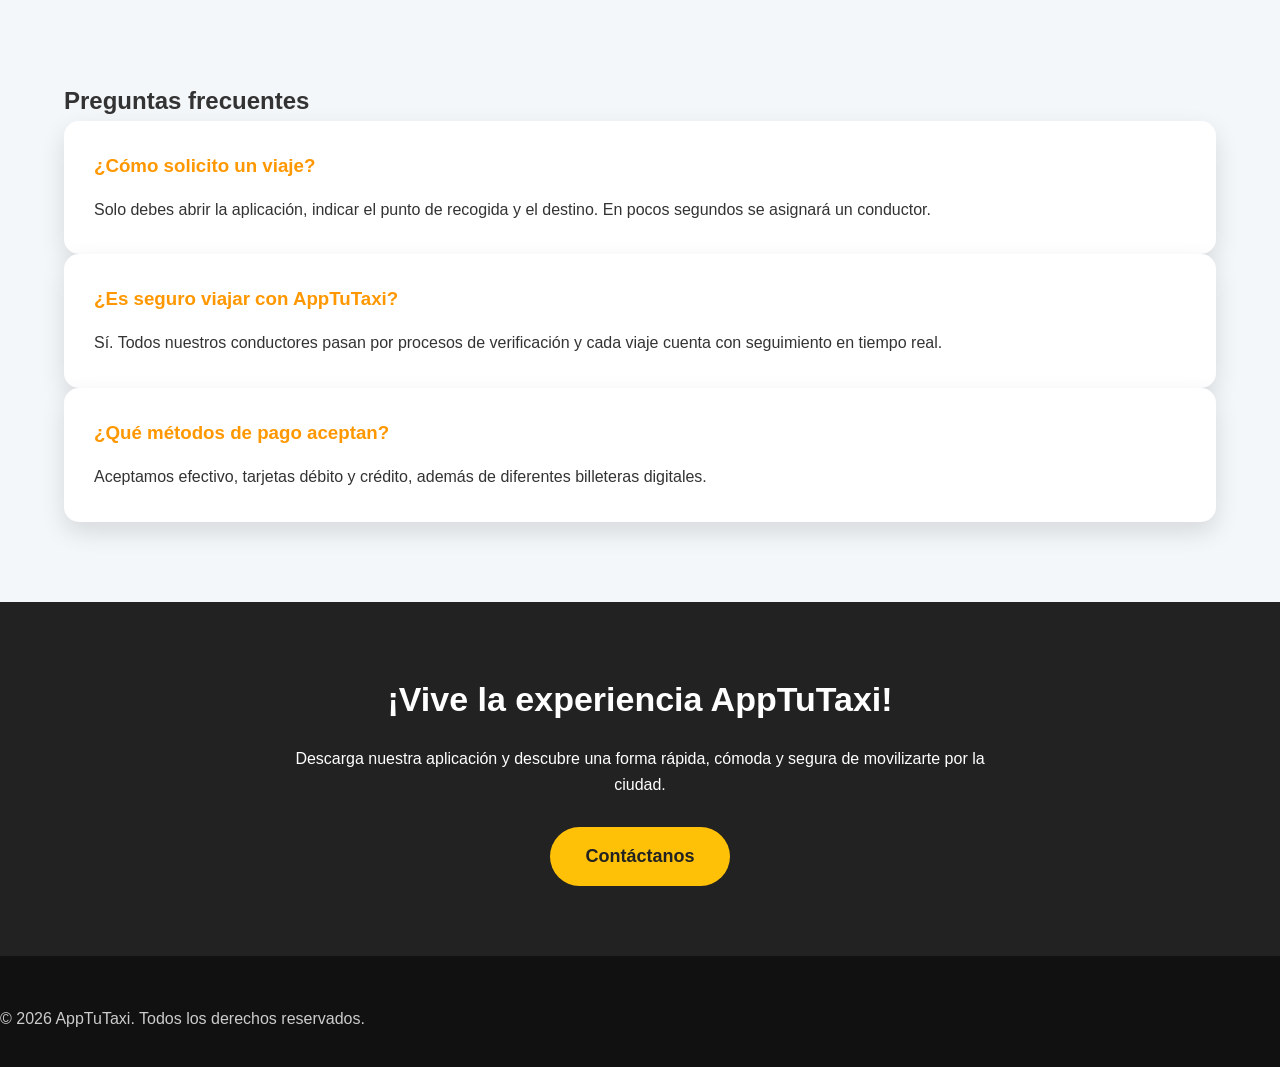
<file: paginas/experiencia.html>
<!DOCTYPE html>
<html lang="es">

<head>
    <meta charset="UTF-8">
    <meta name="viewport" content="width=device-width, initial-scale=1.0">
    <title>Experiencia - AppTuTaxi</title>

    <link rel="stylesheet" href="../css/estilos.css">

    <link href="https://fonts.googleapis.com/css2?family=Poppins:wght@300;400;600;700&display=swap" rel="stylesheet">
</head>

<body>

<header>

<div class="logo">
    🚖 AppTuTaxi
</div>

<nav>

<ul>

<li><a href="../index.html">Inicio</a></li>

<li><a href="conocenos.html">Conócenos</a></li>

<li><a href="servicios.html">Servicios</a></li>

<li><a href="coberturas.html">Cobertura</a></li>

<li><a href="experiencia.html" class="activo">Experiencia</a></li>

<li><a href="contacto.html">Contacto</a></li>

</ul>

</nav>

</header>
<section class="hero-secundario">

<h1>La experiencia de viajar con AppTuTaxi</h1>

<p>

Miles de usuarios utilizan nuestra plataforma diariamente porque
ofrecemos rapidez, seguridad y comodidad en cada trayecto.

</p>

</section>
<section class="contenedor">

<h2 class="titulo-seccion">

¿Por qué nuestros usuarios nos prefieren?

</h2>

<div class="grid-3">

<div class="card">

<h3>⭐ Conductores calificados</h3>

<p>

Todos nuestros conductores son verificados y cuentan con experiencia
para brindar un servicio seguro.

</p>

</div>

<div class="card">

<h3>📍 Seguimiento en tiempo real</h3>

<p>

Comparte tu recorrido con familiares y conoce la ubicación del vehículo
durante todo el viaje.

</p>

</div>

<div class="card">

<h3>💳 Pago fácil</h3>

<p>

Paga en efectivo, tarjeta o billeteras digitales de forma rápida y
segura.

</p>

</div>

</div>

</section>
<section class="contenedor">

<h2 class="titulo-seccion">
Lo que dicen nuestros usuarios
</h2>

<div class="grid-3">

<div class="card">
<p>
"Excelente servicio. El conductor llegó en menos de cinco minutos y el recorrido fue muy cómodo."
</p>
<h4>- María G.</h4>
</div>

<div class="card">
<p>
"Utilizo AppTuTaxi para ir al trabajo todos los días. Es una aplicación muy confiable."
</p>
<h4>- Carlos R.</h4>
</div>

<div class="card">
<p>
"Me gustó poder compartir mi viaje con mi familia. Me sentí muy segura."
</p>
<h4>- Laura P.</h4>
</div>

</div>

</section>

<section class="contenedor">

<h2 class="titulo-seccion">
AppTuTaxi en números
</h2>

<div class="grid-3">

<div class="card">
<h2>+50.000</h2>
<p>Usuarios registrados.</p>
</div>

<div class="card">
<h2>+120.000</h2>
<p>Viajes realizados.</p>
</div>

<div class="card">
<h2>98%</h2>
<p>Satisfacción de nuestros clientes.</p>
</div>

</div>

</section>
<section class="contenedor">

<h2 class="titulo-seccion">
Preguntas frecuentes
</h2>

<div class="card">

<h3>¿Cómo solicito un viaje?</h3>

<p>
Solo debes abrir la aplicación, indicar el punto de recogida y el destino. En pocos segundos se asignará un conductor.
</p>

</div>

<div class="card">

<h3>¿Es seguro viajar con AppTuTaxi?</h3>

<p>
Sí. Todos nuestros conductores pasan por procesos de verificación y cada viaje cuenta con seguimiento en tiempo real.
</p>

</div>

<div class="card">

<h3>¿Qué métodos de pago aceptan?</h3>

<p>
Aceptamos efectivo, tarjetas débito y crédito, además de diferentes billeteras digitales.
</p>

</div>

</section>
<section class="cta">

    <h2>¡Vive la experiencia AppTuTaxi!</h2>

    <p>
        Descarga nuestra aplicación y descubre una forma rápida, cómoda y segura de movilizarte por la ciudad.
    </p>

    <a href="contacto.html" class="boton">
        Contáctanos
    </a>

</section>

<footer>

    <p>
        © 2026 AppTuTaxi. Todos los derechos reservados.
    </p>

</footer>

<script src="../js/script.js"></script>

</body>
</html>
</file>
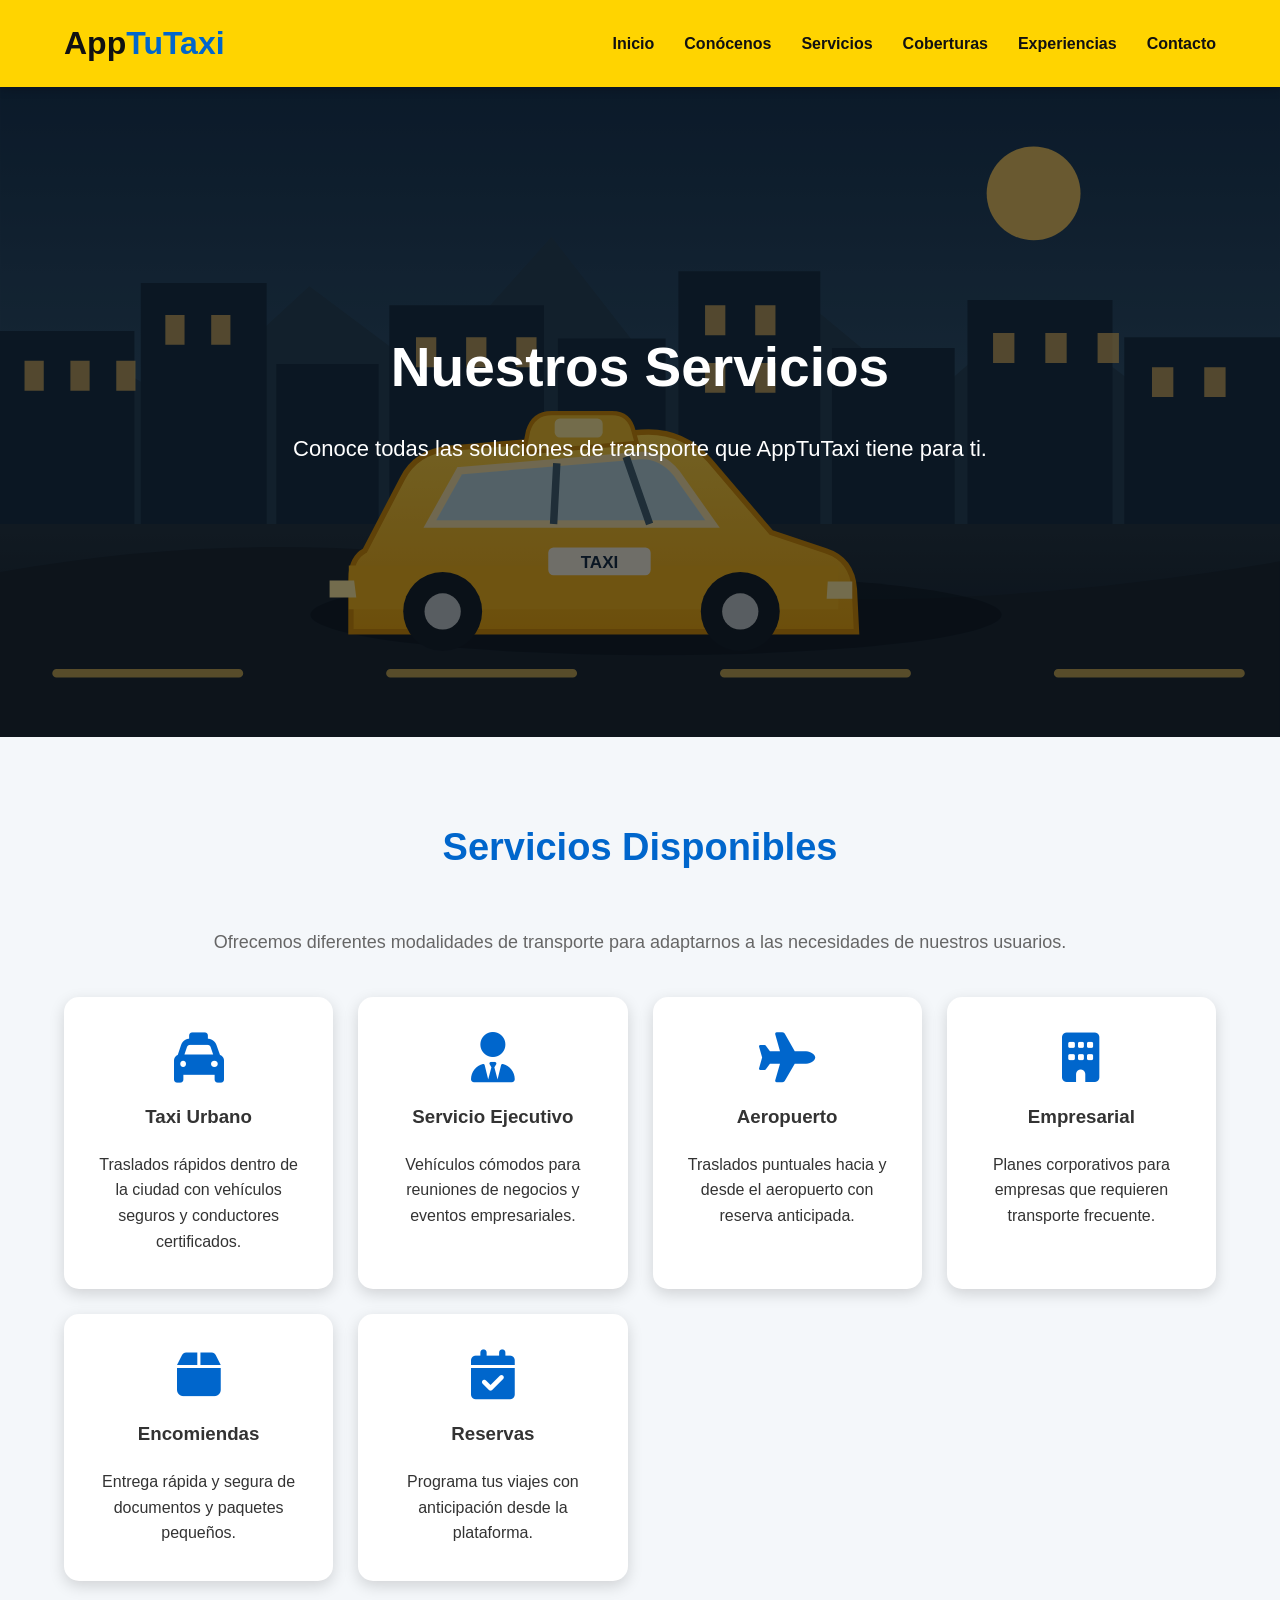
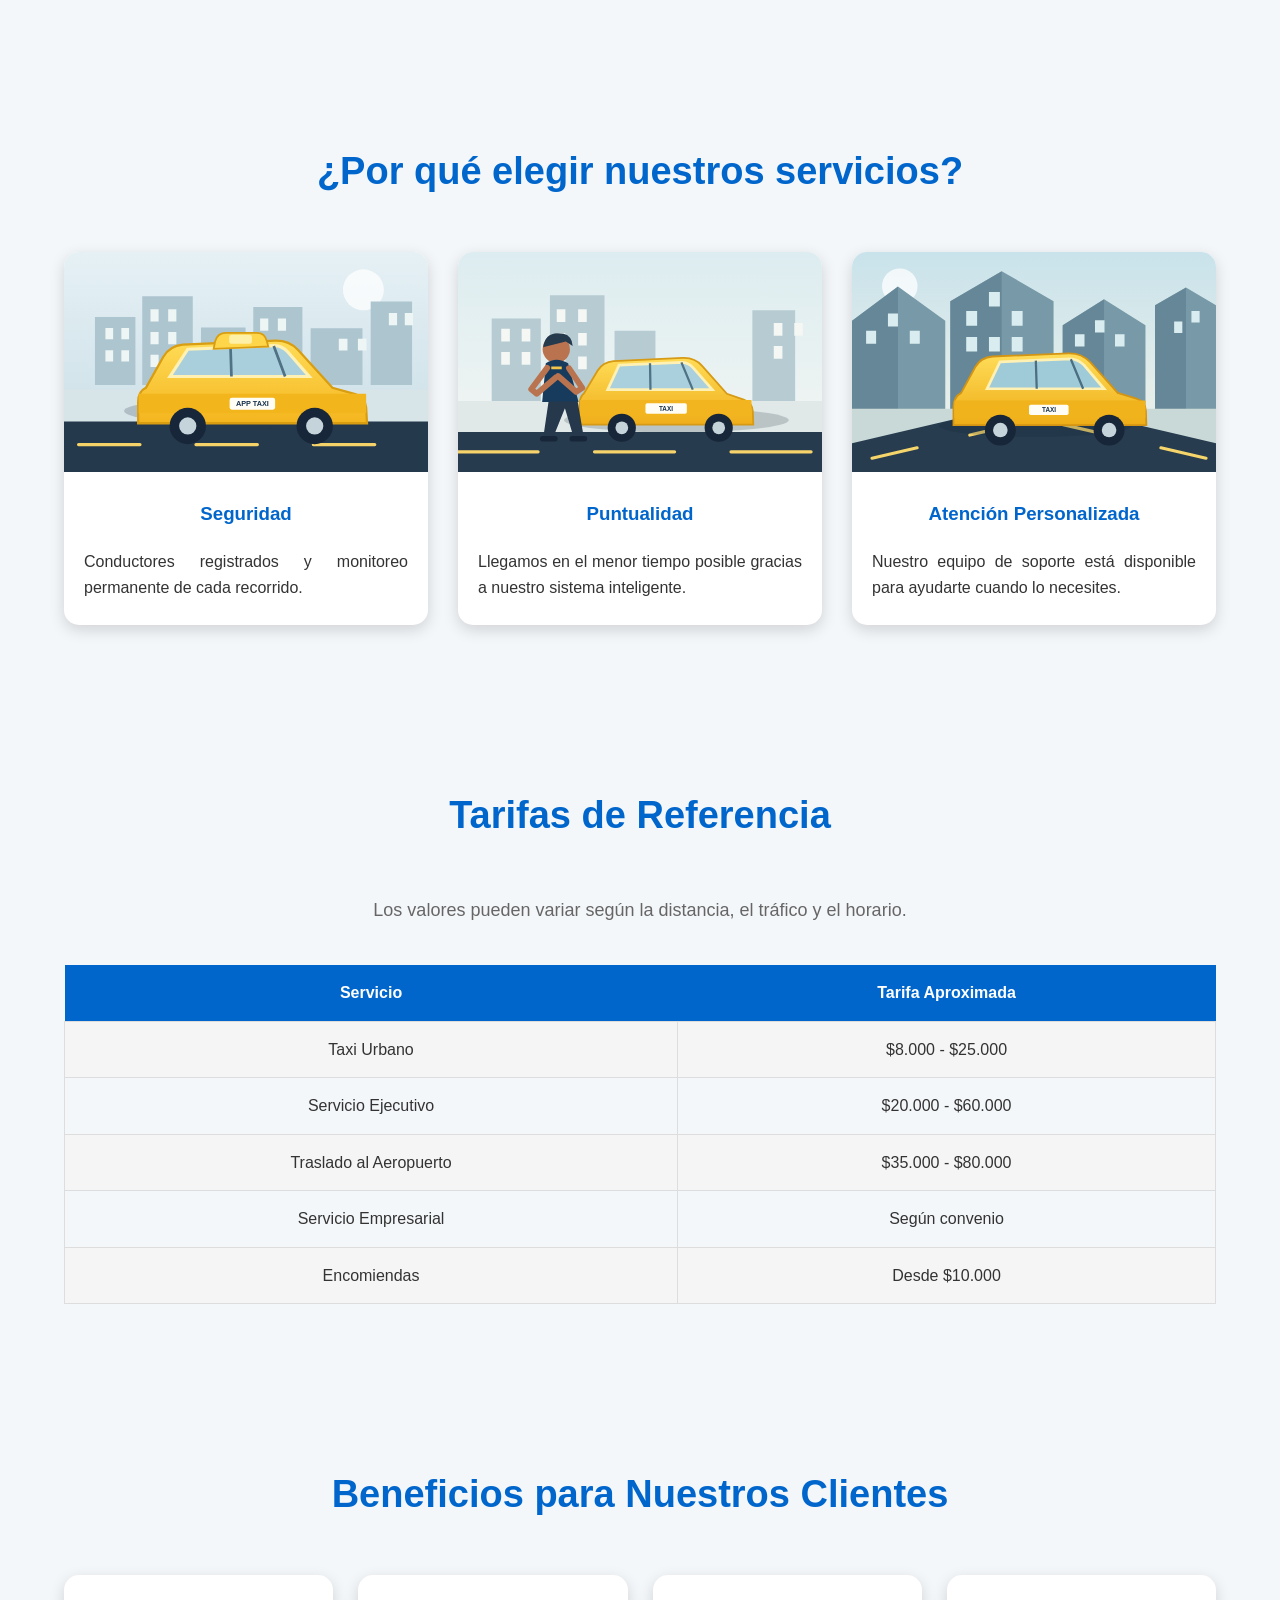
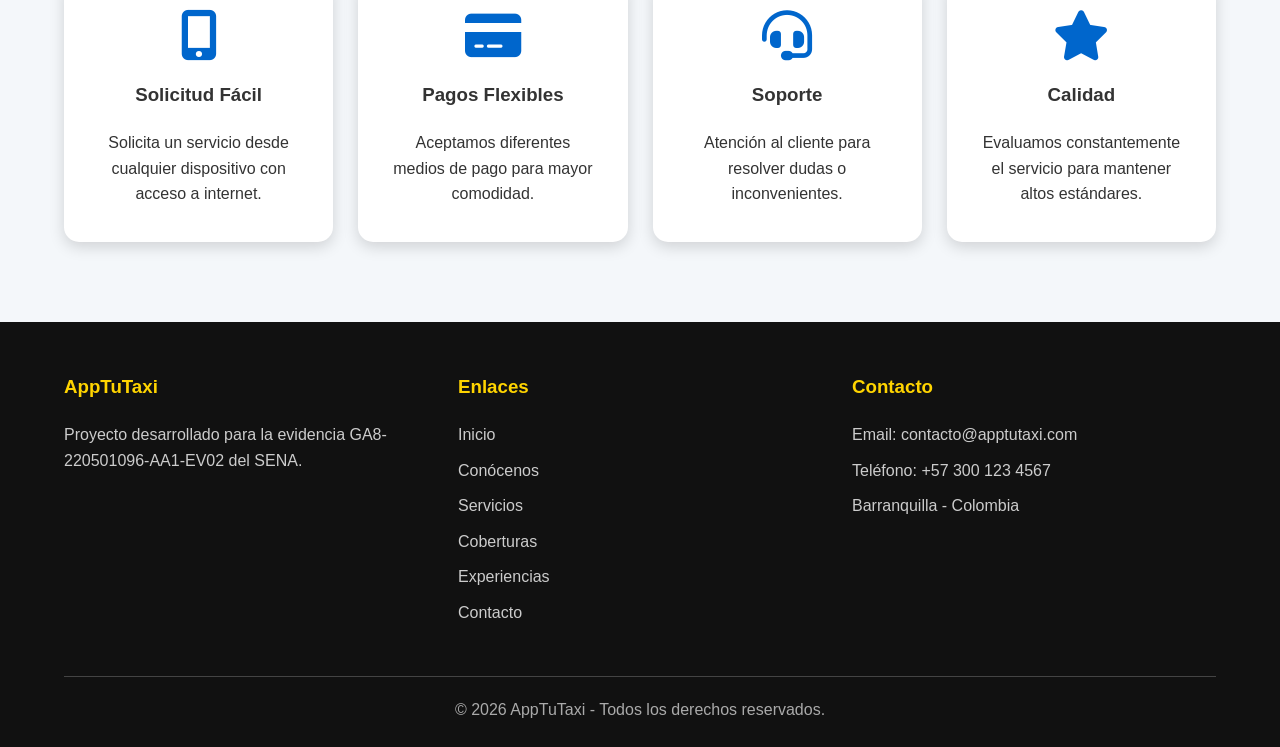
<file: paginas/servicios.html>
<!DOCTYPE html>
<html lang="es">

<head>

<meta charset="UTF-8">

<meta name="viewport" content="width=device-width, initial-scale=1.0">

<title>Servicios | AppTuTaxi</title>

<link rel="stylesheet" href="../css/estilos.css">

<link rel="stylesheet"
href="https://cdnjs.cloudflare.com/ajax/libs/font-awesome/6.5.2/css/all.min.css">

</head>

<body>

<header>

<div class="contenedor">

<div class="navbar">

<div class="logo">

App<span>TuTaxi</span>

</div>

<nav>

<ul>

<li><a href="../index.html">Inicio</a></li>
<li><a href="conocenos.html">Conócenos</a></li>
<li><a href="servicios.html">Servicios</a></li>
<li><a href="coberturas.html">Coberturas</a></li>
<li><a href="experiencia.html">Experiencias</a></li>
<li><a href="contacto.html">Contacto</a></li>

</ul>

</nav>

</div>

</div>

</header>

<section class="banner">

<div class="banner-contenido">

<h1>Nuestros Servicios</h1>

<p>

Conoce todas las soluciones de transporte que AppTuTaxi tiene para ti.

</p>

</div>

</section>

<section>

<div class="contenedor">

<h2 class="titulo">

Servicios Disponibles

</h2>

<p class="subtitulo">

Ofrecemos diferentes modalidades de transporte para adaptarnos a las necesidades de nuestros usuarios.

</p>

<div class="servicios">

<div class="servicio">

<i class="fas fa-taxi"></i>

<h3>Taxi Urbano</h3>

<p>

Traslados rápidos dentro de la ciudad con vehículos seguros y conductores certificados.

</p>

</div>

<div class="servicio">

<i class="fas fa-user-tie"></i>

<h3>Servicio Ejecutivo</h3>

<p>

Vehículos cómodos para reuniones de negocios y eventos empresariales.

</p>

</div>

<div class="servicio">

<i class="fas fa-plane"></i>

<h3>Aeropuerto</h3>

<p>

Traslados puntuales hacia y desde el aeropuerto con reserva anticipada.

</p>

</div>

<div class="servicio">

<i class="fas fa-building"></i>

<h3>Empresarial</h3>

<p>

Planes corporativos para empresas que requieren transporte frecuente.

</p>

</div>

<div class="servicio">

<i class="fas fa-box"></i>

<h3>Encomiendas</h3>

<p>

Entrega rápida y segura de documentos y paquetes pequeños.

</p>

</div>

<div class="servicio">

<i class="fas fa-calendar-check"></i>

<h3>Reservas</h3>

<p>

Programa tus viajes con anticipación desde la plataforma.

</p>

</div>

</div>

</div>

</section>

<section>

<div class="contenedor">

<h2 class="titulo">

¿Por qué elegir nuestros servicios?

</h2>

<div class="tarjetas">

<div class="tarjeta">

<img src="../img/taxi1.svg" alt="Seguridad">

<h3>Seguridad</h3>

<p>

Conductores registrados y monitoreo permanente de cada recorrido.

</p>

</div>

<div class="tarjeta">

<img src="../img/taxi2.svg" alt="Puntualidad">

<h3>Puntualidad</h3>

<p>

Llegamos en el menor tiempo posible gracias a nuestro sistema inteligente.

</p>

</div>

<div class="tarjeta">

<img src="../img/taxi3.svg" alt="Atención">

<h3>Atención Personalizada</h3>

<p>

Nuestro equipo de soporte está disponible para ayudarte cuando lo necesites.

</p>

</div>

</div>

</div>

</section>
<section>

    <div class="contenedor">

        <h2 class="titulo">

            Tarifas de Referencia

        </h2>

        <p class="subtitulo">

            Los valores pueden variar según la distancia, el tráfico y el horario.

        </p>

        <table>

            <tr>

                <th>Servicio</th>

                <th>Tarifa Aproximada</th>

            </tr>

            <tr>

                <td>Taxi Urbano</td>

                <td>$8.000 - $25.000</td>

            </tr>

            <tr>

                <td>Servicio Ejecutivo</td>

                <td>$20.000 - $60.000</td>

            </tr>

            <tr>

                <td>Traslado al Aeropuerto</td>

                <td>$35.000 - $80.000</td>

            </tr>

            <tr>

                <td>Servicio Empresarial</td>

                <td>Según convenio</td>

            </tr>

            <tr>

                <td>Encomiendas</td>

                <td>Desde $10.000</td>

            </tr>

        </table>

    </div>

</section>

<section>

    <div class="contenedor">

        <h2 class="titulo">

            Beneficios para Nuestros Clientes

        </h2>

        <div class="servicios">

            <div class="servicio">

                <i class="fas fa-mobile-alt"></i>

                <h3>Solicitud Fácil</h3>

                <p>

                    Solicita un servicio desde cualquier dispositivo con acceso a internet.

                </p>

            </div>

            <div class="servicio">

                <i class="fas fa-credit-card"></i>

                <h3>Pagos Flexibles</h3>

                <p>

                    Aceptamos diferentes medios de pago para mayor comodidad.

                </p>

            </div>

            <div class="servicio">

                <i class="fas fa-headset"></i>

                <h3>Soporte</h3>

                <p>

                    Atención al cliente para resolver dudas o inconvenientes.

                </p>

            </div>

            <div class="servicio">

                <i class="fas fa-star"></i>

                <h3>Calidad</h3>

                <p>

                    Evaluamos constantemente el servicio para mantener altos estándares.

                </p>

            </div>

        </div>

    </div>

</section>

<footer>

    <div class="contenedor">

        <div class="footer-grid">

            <div>

                <h3>AppTuTaxi</h3>

                <p>

                    Proyecto desarrollado para la evidencia GA8-220501096-AA1-EV02 del SENA.

                </p>

            </div>

            <div>

                <h3>Enlaces</h3>

                <ul>

                    <li><a href="../index.html">Inicio</a></li>
                    <li><a href="conocenos.html">Conócenos</a></li>
                    <li><a href="servicios.html">Servicios</a></li>
                    <li><a href="coberturas.html">Coberturas</a></li>
                    <li><a href="experiencia.html">Experiencias</a></li>
                    <li><a href="contacto.html">Contacto</a></li>

                </ul>

            </div>

            <div>

                <h3>Contacto</h3>

                <p>Email: contacto@apptutaxi.com</p>
                <p>Teléfono: +57 300 123 4567</p>
                <p>Barranquilla - Colombia</p>

            </div>

        </div>

        <div class="copy">

            © 2026 AppTuTaxi - Todos los derechos reservados.

        </div>

    </div>

</footer>

<a href="#" id="subir" class="subir">

↑

</a>

<script src="../js/script.js"></script>

</body>

</html>
</file>
<file: css/estilos.css>
/* =====================================================
   AppTuTaxi
   Hoja de estilos principal
   Evidencia GA8-220501096-AA1-EV02
===================================================== */

*{
    margin:0;
    padding:0;
    box-sizing:border-box;
}

html{
    scroll-behavior:smooth;
}

body{
    font-family:'Segoe UI',Tahoma,Geneva,Verdana,sans-serif;
    background:#f4f7fa;
    color:#333;
    line-height:1.6;
}

/*=========================
ENCABEZADO
==========================*/

header{
    background:#FFD400;
    color:#111;
    width:100%;
    position:sticky;
    top:0;
    z-index:1000;
    box-shadow:0 2px 10px rgba(0,0,0,.2);
}

.contenedor{
    width:90%;
    max-width:1200px;
    margin:auto;
}

.navbar{
    display:flex;
    justify-content:space-between;
    align-items:center;
    padding:18px 0;
}

.logo{
    font-size:32px;
    font-weight:bold;
    color:#111;
}

.logo span{
    color:#0066cc;
}

nav ul{
    list-style:none;
    display:flex;
    gap:30px;
}

nav ul li a{
    text-decoration:none;
    color:#111;
    font-weight:600;
    transition:.3s;
}

nav ul li a:hover{
    color:#0066cc;
}

/*=========================
BANNER
==========================*/

.banner{
    height:650px;
    background-image:url("../img/banner.svg");
    background-size:cover;
    background-position:center;
    display:flex;
    justify-content:center;
    align-items:center;
    position:relative;
}

.banner::before{
    content:"";
    position:absolute;
    width:100%;
    height:100%;
    background:rgba(0,0,0,.55);
}

.banner-contenido{
    position:relative;
    text-align:center;
    color:white;
    width:80%;
}

.banner h1{
    font-size:55px;
    margin-bottom:20px;
}

.banner p{
    font-size:22px;
    margin-bottom:35px;
}

.boton{
    display:inline-block;
    padding:15px 35px;
    background:#FFD400;
    color:#111;
    text-decoration:none;
    font-size:18px;
    font-weight:bold;
    border-radius:40px;
    transition:.4s;
}

.boton:hover{
    background:#0066cc;
    color:white;
}

/*=========================
SECCIONES
==========================*/

section{
    padding:80px 0;
}

.titulo{
    text-align:center;
    font-size:38px;
    color:#0066cc;
    margin-bottom:50px;
}

.subtitulo{
    text-align:center;
    font-size:18px;
    color:#666;
    margin-bottom:40px;
}

/*=========================
TARJETAS
==========================*/

.tarjetas{
    display:grid;
    grid-template-columns:repeat(auto-fit,minmax(280px,1fr));
    gap:30px;
}

.tarjeta{
    background:white;
    border-radius:15px;
    overflow:hidden;
    box-shadow:0 5px 15px rgba(0,0,0,.15);
    transition:.4s;
}

.tarjeta:hover{
    transform:translateY(-10px);
}

.tarjeta img{
    width:100%;
    height:220px;
    object-fit:cover;
}

.tarjeta h3{
    text-align:center;
    padding:20px;
    color:#0066cc;
}

.tarjeta p{
    padding:0 20px 25px;
    text-align:justify;
}

/*=========================
SERVICIOS
==========================*/

.servicios{
    display:grid;
    grid-template-columns:repeat(auto-fit,minmax(250px,1fr));
    gap:25px;
}

.servicio{
    background:white;
    border-radius:15px;
    padding:35px;
    text-align:center;
    box-shadow:0 5px 15px rgba(0,0,0,.15);
    transition:.3s;
}

.servicio:hover{
    background:#FFD400;
}

.servicio i{
    font-size:50px;
    color:#0066cc;
    margin-bottom:20px;
}

.servicio h3{
    margin-bottom:20px;
}

.servicio p{
    font-size:16px;
}
/*====================================================
COBERTURAS
====================================================*/

.coberturas{
    background:#eef5fb;
}

.cobertura-grid{
    display:grid;
    grid-template-columns:repeat(auto-fit,minmax(250px,1fr));
    gap:25px;
}

.ciudad{
    background:#fff;
    border-left:6px solid #FFD400;
    border-radius:12px;
    padding:25px;
    box-shadow:0 4px 12px rgba(0,0,0,.1);
    transition:.3s;
}

.ciudad:hover{
    transform:translateY(-6px);
    border-left-color:#0066cc;
}

.ciudad h3{
    color:#0066cc;
    margin-bottom:15px;
}

.ciudad p{
    color:#555;
}

/*====================================================
ESTADÍSTICAS
====================================================*/

.estadisticas{
    background:#0066cc;
    color:white;
}

.estadisticas-grid{
    display:grid;
    grid-template-columns:repeat(auto-fit,minmax(220px,1fr));
    gap:30px;
    text-align:center;
}

.numero{
    font-size:48px;
    font-weight:bold;
    color:#FFD400;
    margin-bottom:10px;
}

.texto-numero{
    font-size:18px;
}

/*====================================================
EXPERIENCIAS
====================================================*/

.testimonios{
    display:grid;
    grid-template-columns:repeat(auto-fit,minmax(320px,1fr));
    gap:30px;
}

.testimonio{
    background:#fff;
    padding:30px;
    border-radius:15px;
    box-shadow:0 6px 15px rgba(0,0,0,.12);
}

.testimonio img{
    width:90px;
    height:90px;
    border-radius:50%;
    object-fit:cover;
    margin-bottom:20px;
}

.testimonio h4{
    color:#0066cc;
    margin-bottom:12px;
}

.testimonio p{
    text-align:justify;
    color:#555;
}

/*====================================================
GALERÍA
====================================================*/

.galeria{
    display:grid;
    grid-template-columns:repeat(auto-fit,minmax(280px,1fr));
    gap:20px;
}

.galeria img{
    width:100%;
    height:220px;
    object-fit:cover;
    border-radius:12px;
    transition:.4s;
    cursor:pointer;
}

.galeria img:hover{
    transform:scale(1.05);
}

/*====================================================
FORMULARIO
====================================================*/

.formulario{
    width:100%;
    max-width:700px;
    margin:auto;
    background:white;
    padding:40px;
    border-radius:15px;
    box-shadow:0 6px 20px rgba(0,0,0,.15);
}

.formulario label{
    display:block;
    margin-bottom:8px;
    font-weight:bold;
    color:#333;
}

.formulario input,
.formulario textarea,
.formulario select{
    width:100%;
    padding:15px;
    margin-bottom:20px;
    border:1px solid #ccc;
    border-radius:8px;
    outline:none;
    transition:.3s;
    font-size:16px;
}

.formulario input:focus,
.formulario textarea:focus,
.formulario select:focus{
    border-color:#0066cc;
}

.formulario textarea{
    resize:vertical;
    min-height:150px;
}

.formulario button{
    background:#FFD400;
    color:#111;
    border:none;
    padding:15px 35px;
    border-radius:40px;
    font-size:17px;
    cursor:pointer;
    transition:.3s;
    font-weight:bold;
}

.formulario button:hover{
    background:#0066cc;
    color:white;
}

/*====================================================
TABLAS
====================================================*/

table{
    width:100%;
    border-collapse:collapse;
    margin-top:30px;
}

table th{
    background:#0066cc;
    color:white;
    padding:15px;
}

table td{
    padding:15px;
    border:1px solid #ddd;
    text-align:center;
}

table tr:nth-child(even){
    background:#f5f5f5;
}

/*====================================================
BOTONES SECUNDARIOS
====================================================*/

.btn-secundario{
    display:inline-block;
    padding:12px 25px;
    border:2px solid #0066cc;
    color:#0066cc;
    border-radius:30px;
    text-decoration:none;
    transition:.3s;
    font-weight:bold;
}

.btn-secundario:hover{
    background:#0066cc;
    color:white;
}

/*====================================================
FOOTER
====================================================*/

footer{
    background:#111;
    color:white;
    padding:50px 0 25px;
}

.footer-grid{
    display:grid;
    grid-template-columns:repeat(auto-fit,minmax(250px,1fr));
    gap:30px;
}

footer h3{
    color:#FFD400;
    margin-bottom:20px;
}

footer p,
footer li{
    color:#ccc;
    margin-bottom:10px;
}

footer ul{
    list-style:none;
}

footer a{
    text-decoration:none;
    color:#ccc;
    transition:.3s;
}

footer a:hover{
    color:#FFD400;
}

.copy{
    text-align:center;
    margin-top:40px;
    border-top:1px solid #444;
    padding-top:20px;
    color:#aaa;
}
/*====================================================
ANIMACIONES
====================================================*/

@keyframes aparecer{
    from{
        opacity:0;
        transform:translateY(40px);
    }
    to{
        opacity:1;
        transform:translateY(0);
    }
}

@keyframes izquierda{
    from{
        opacity:0;
        transform:translateX(-50px);
    }
    to{
        opacity:1;
        transform:translateX(0);
    }
}

@keyframes derecha{
    from{
        opacity:0;
        transform:translateX(50px);
    }
    to{
        opacity:1;
        transform:translateX(0);
    }
}

@keyframes zoom{
    from{
        transform:scale(.8);
        opacity:0;
    }
    to{
        transform:scale(1);
        opacity:1;
    }
}

.fade-in{
    animation:aparecer 1s ease;
}

.left{
    animation:izquierda 1s ease;
}

.right{
    animation:derecha 1s ease;
}

.zoom{
    animation:zoom .8s ease;
}

/*====================================================
EFECTOS GENERALES
====================================================*/

img{
    max-width:100%;
}

a{
    transition:.3s;
}

button{
    transition:.3s;
}

input,
textarea,
select{
    font-family:inherit;
}

hr{
    border:none;
    height:1px;
    background:#ddd;
    margin:40px 0;
}

.sombra{
    box-shadow:0 8px 25px rgba(0,0,0,.15);
}

.centrar{
    text-align:center;
}

.mt-1{margin-top:10px;}
.mt-2{margin-top:20px;}
.mt-3{margin-top:30px;}
.mt-4{margin-top:40px;}
.mt-5{margin-top:50px;}

.mb-1{margin-bottom:10px;}
.mb-2{margin-bottom:20px;}
.mb-3{margin-bottom:30px;}
.mb-4{margin-bottom:40px;}
.mb-5{margin-bottom:50px;}

/*====================================================
BOTÓN WHATSAPP
====================================================*/

.whatsapp{
    position:fixed;
    right:25px;
    bottom:25px;
    width:65px;
    height:65px;
    border-radius:50%;
    background:#25D366;
    color:white;
    display:flex;
    justify-content:center;
    align-items:center;
    font-size:32px;
    text-decoration:none;
    box-shadow:0 6px 18px rgba(0,0,0,.35);
    z-index:999;
}

.whatsapp:hover{
    transform:scale(1.1);
}

/*====================================================
BOTÓN SUBIR
====================================================*/

.subir{
    position:fixed;
    left:25px;
    bottom:25px;
    width:55px;
    height:55px;
    background:#0066cc;
    color:white;
    border-radius:50%;
    display:flex;
    justify-content:center;
    align-items:center;
    text-decoration:none;
    font-size:24px;
    z-index:999;
}

.subir:hover{
    background:#FFD400;
    color:#111;
}

/*====================================================
RESPONSIVE TABLET
====================================================*/

@media(max-width:992px){

.banner{
    height:550px;
}

.banner h1{
    font-size:42px;
}

.banner p{
    font-size:20px;
}

.navbar{
    flex-direction:column;
}

nav ul{
    margin-top:20px;
    flex-wrap:wrap;
    justify-content:center;
}

.titulo{
    font-size:32px;
}

}

/*====================================================
RESPONSIVE MÓVIL
====================================================*/

@media(max-width:768px){

.banner{
    height:500px;
}

.banner h1{
    font-size:34px;
}

.banner p{
    font-size:18px;
}

.logo{
    font-size:28px;
}

nav ul{
    flex-direction:column;
    gap:15px;
}

.tarjetas,
.servicios,
.cobertura-grid,
.estadisticas-grid,
.testimonios,
.footer-grid,
.galeria{
    grid-template-columns:1fr;
}

.formulario{
    padding:25px;
}

.numero{
    font-size:38px;
}

}

/*====================================================
PANTALLAS PEQUEÑAS
====================================================*/

@media(max-width:480px){

.banner{
    height:420px;
}

.banner h1{
    font-size:28px;
}

.banner p{
    font-size:16px;
}

.boton{
    padding:12px 25px;
    font-size:16px;
}

.titulo{
    font-size:28px;
}

section{
    padding:60px 0;
}

.whatsapp{
    width:55px;
    height:55px;
}

.subir{
    width:50px;
    height:50px;
}

}

/*====================================================
FIN DEL ARCHIVO
====================================================*/
/*=========================================
PÁGINAS SECUNDARIAS
=========================================*/

.hero-secundario{
    background:linear-gradient(135deg,#ffc107,#ff9800);
    color:#fff;
    text-align:center;
    padding:80px 20px;
}

.hero-secundario h1{
    font-size:42px;
    margin-bottom:20px;
}

.hero-secundario p{
    max-width:800px;
    margin:auto;
    font-size:18px;
}

.grid-3{
    display:grid;
    grid-template-columns:repeat(auto-fit,minmax(280px,1fr));
    gap:25px;
    margin-top:40px;
}

.card{
    background:#fff;
    padding:30px;
    border-radius:15px;
    box-shadow:0 10px 25px rgba(0,0,0,.12);
    transition:.3s;
}

.card:hover{
    transform:translateY(-8px);
}

.card h3{
    color:#ff9800;
    margin-bottom:15px;
}

.card h4{
    margin-top:15px;
    color:#444;
}

.card p{
    line-height:1.8;
}

.cta{
    background:#222;
    color:white;
    text-align:center;
    padding:70px 20px;
}

.cta h2{
    font-size:34px;
    margin-bottom:20px;
}

.cta p{
    max-width:700px;
    margin:0 auto 30px;
}

.boton{
    display:inline-block;
    background:#ffc107;
    color:#222;
    padding:15px 35px;
    border-radius:40px;
    text-decoration:none;
    font-weight:bold;
    transition:.3s;
}

.boton:hover{
    background:#ff9800;
    color:white;
}

nav ul li a.activo{
    color:#ffc107;
    font-weight:bold;
    border-bottom:3px solid #ffc107;
    padding-bottom:5px;
}

iframe{
    border-radius:15px;
    box-shadow:0 10px 20px rgba(0,0,0,.15);
}

@media(max-width:768px){

.hero-secundario h1{
    font-size:30px;
}

.cta h2{
    font-size:26px;
}

}
</file>
